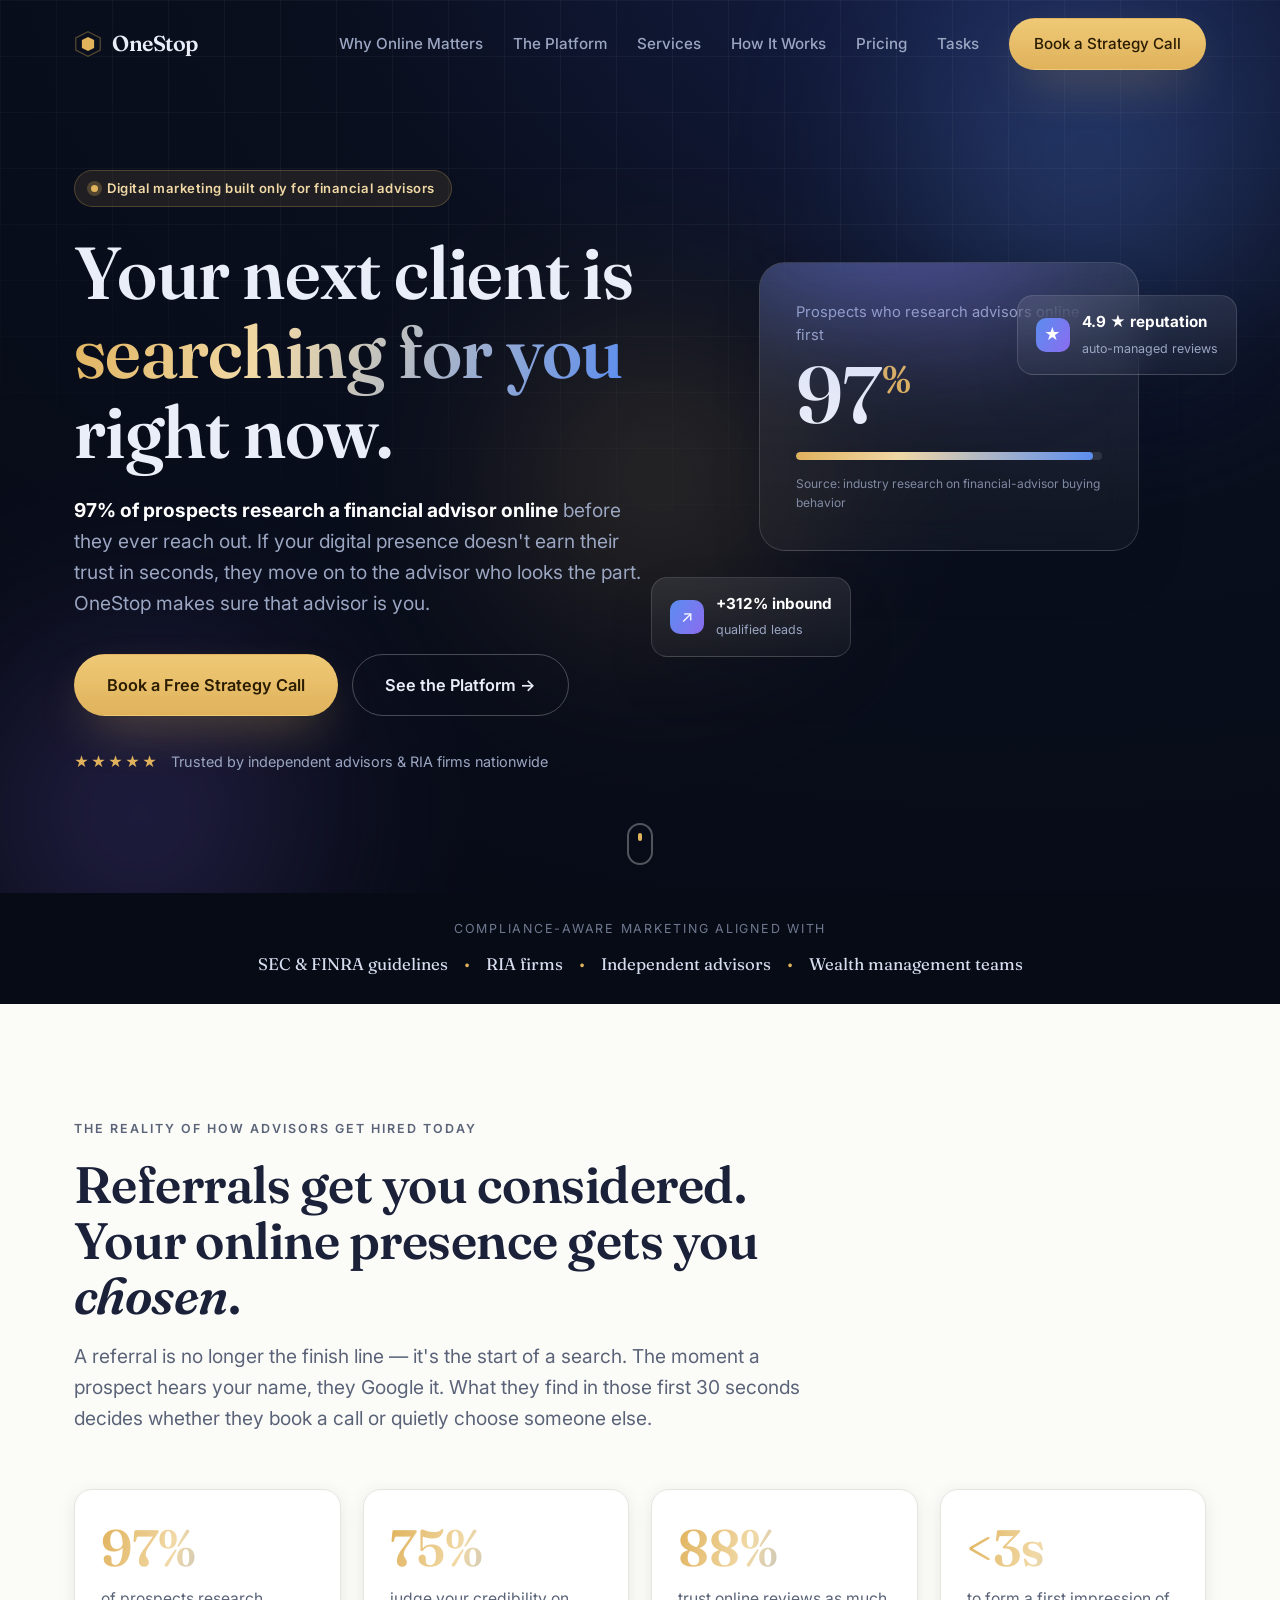
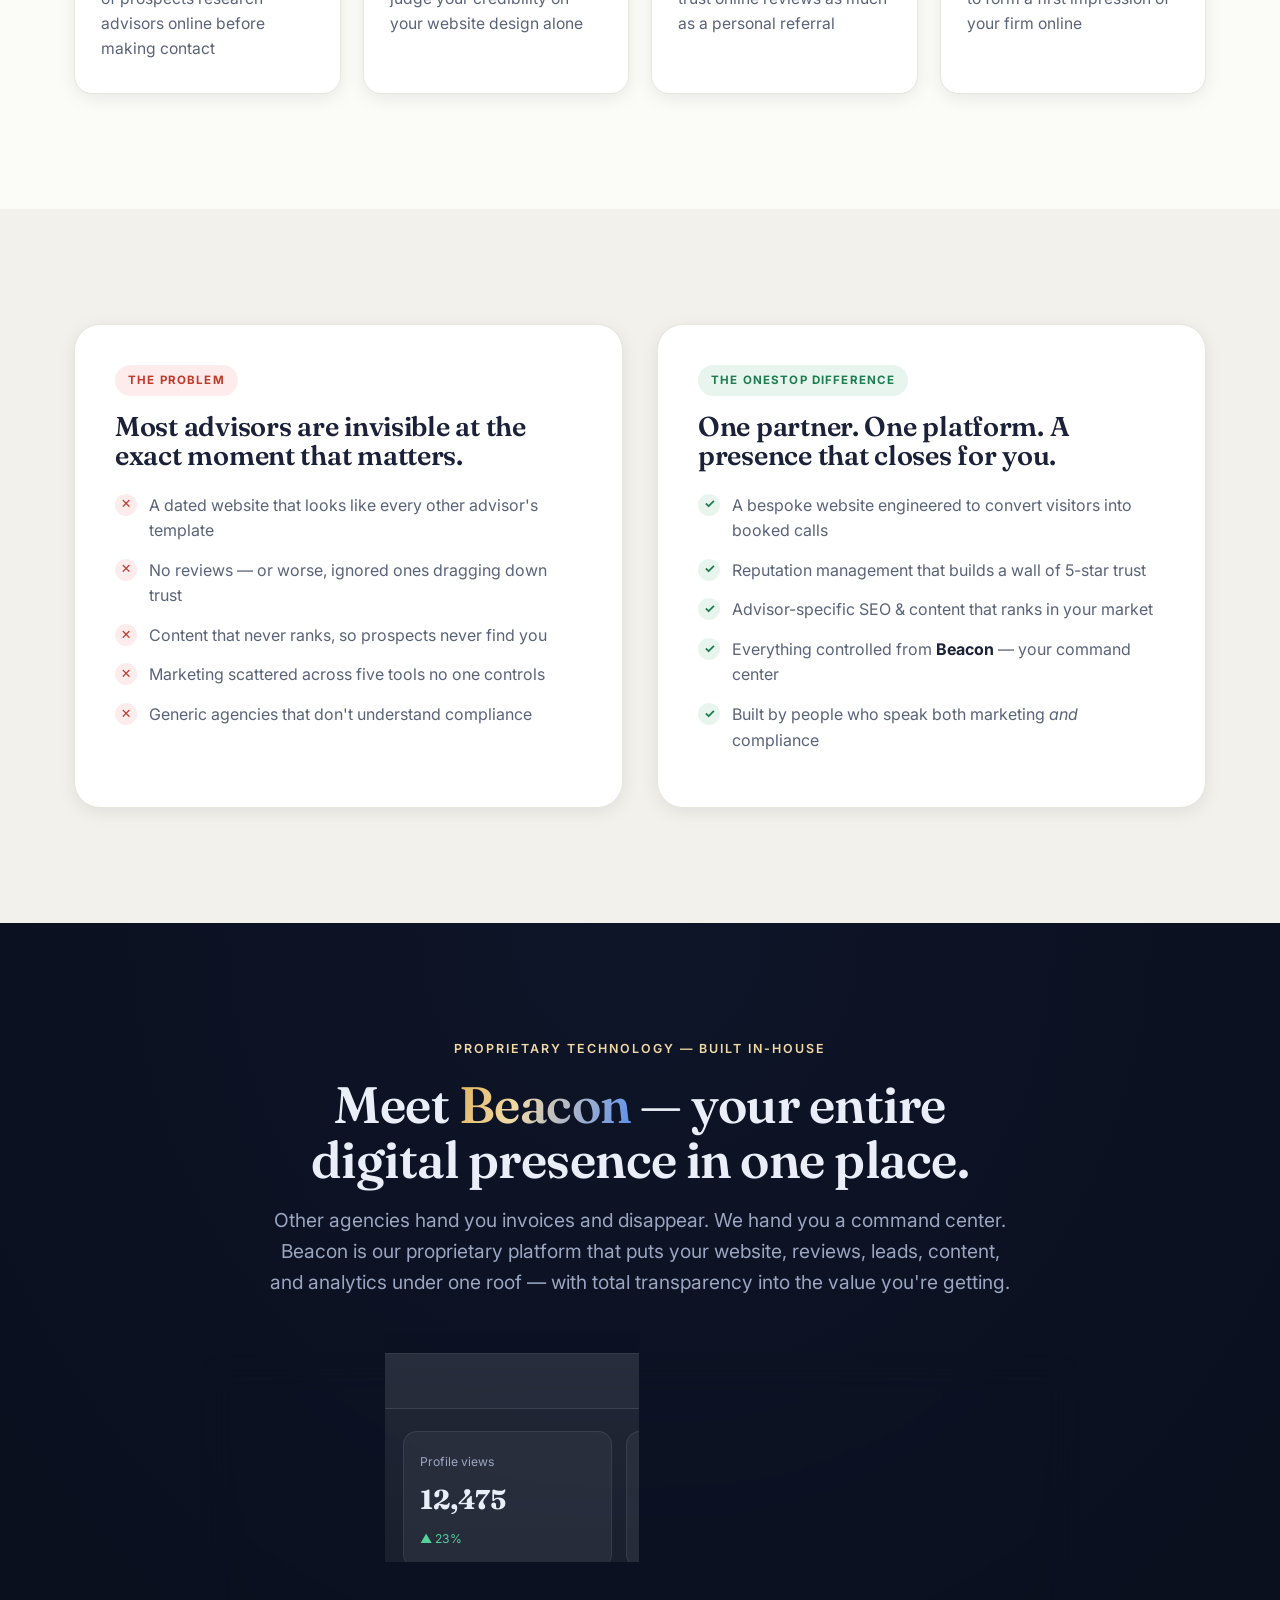
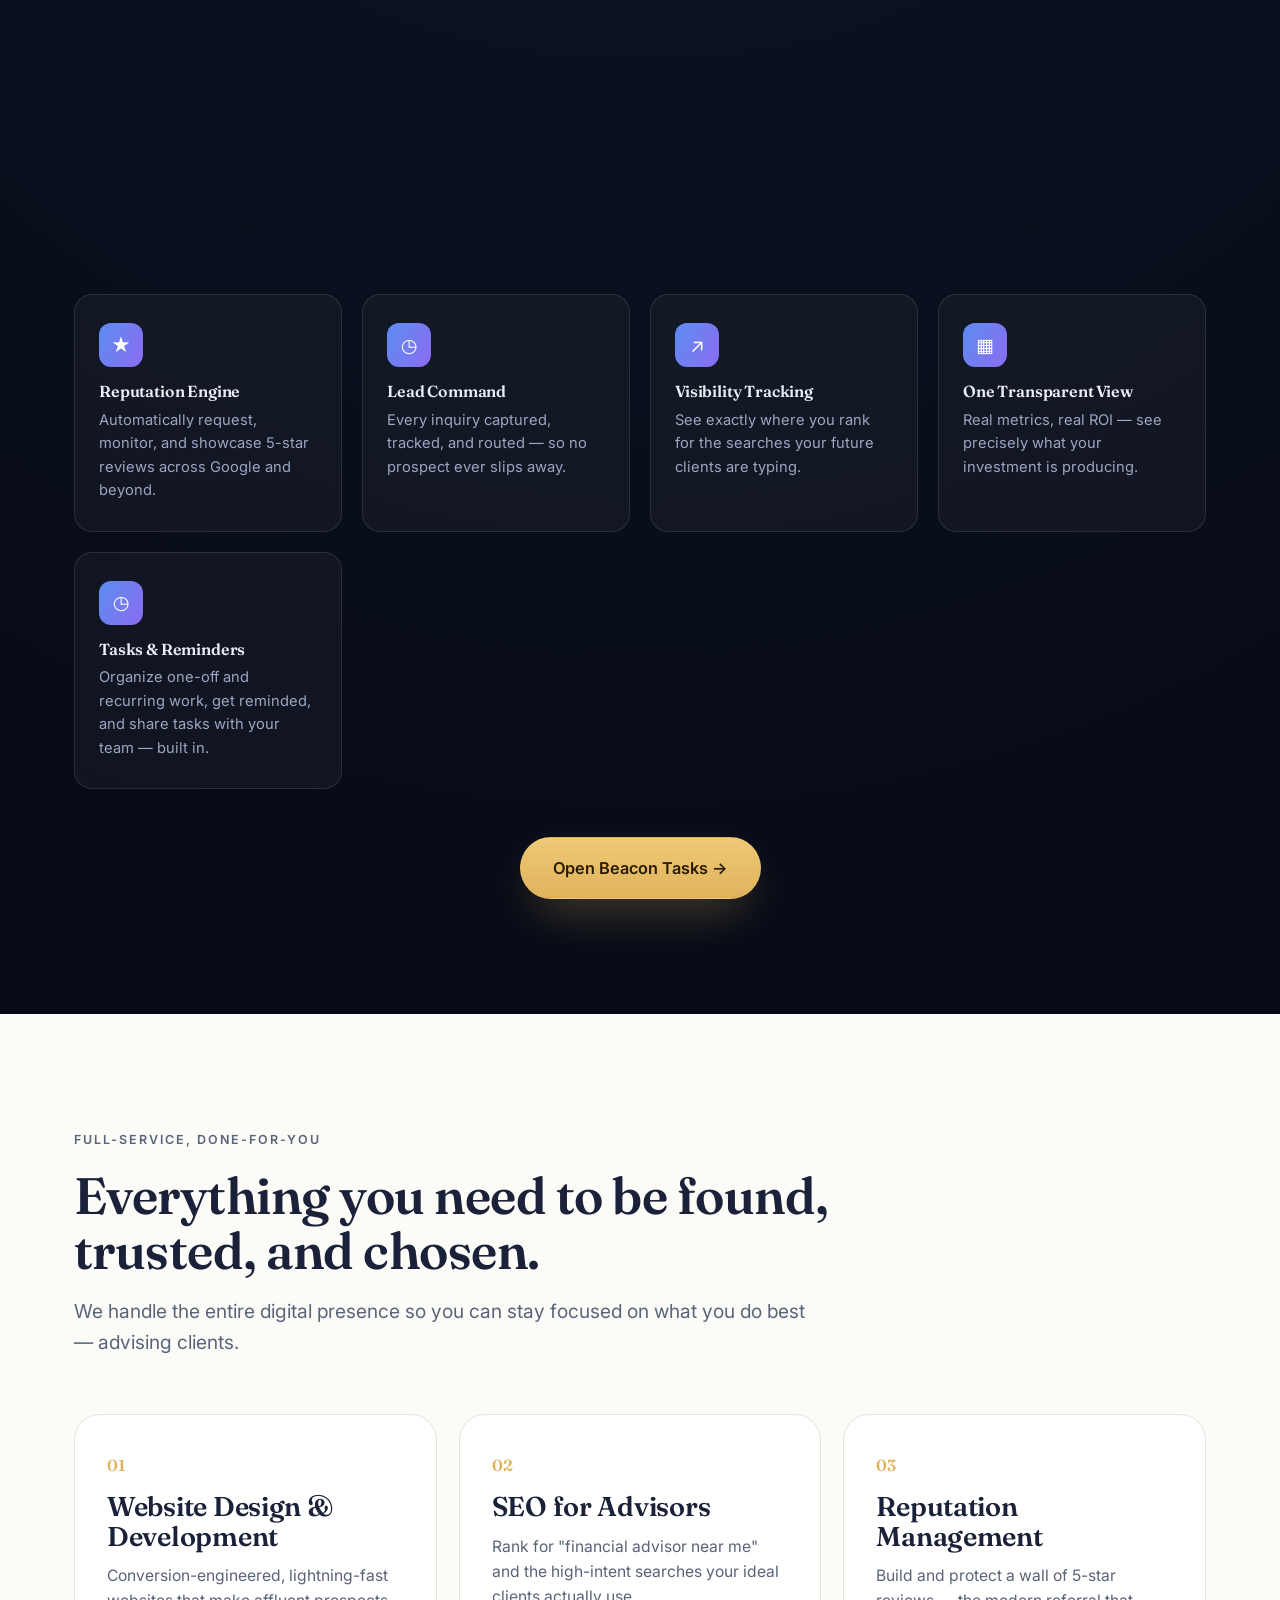
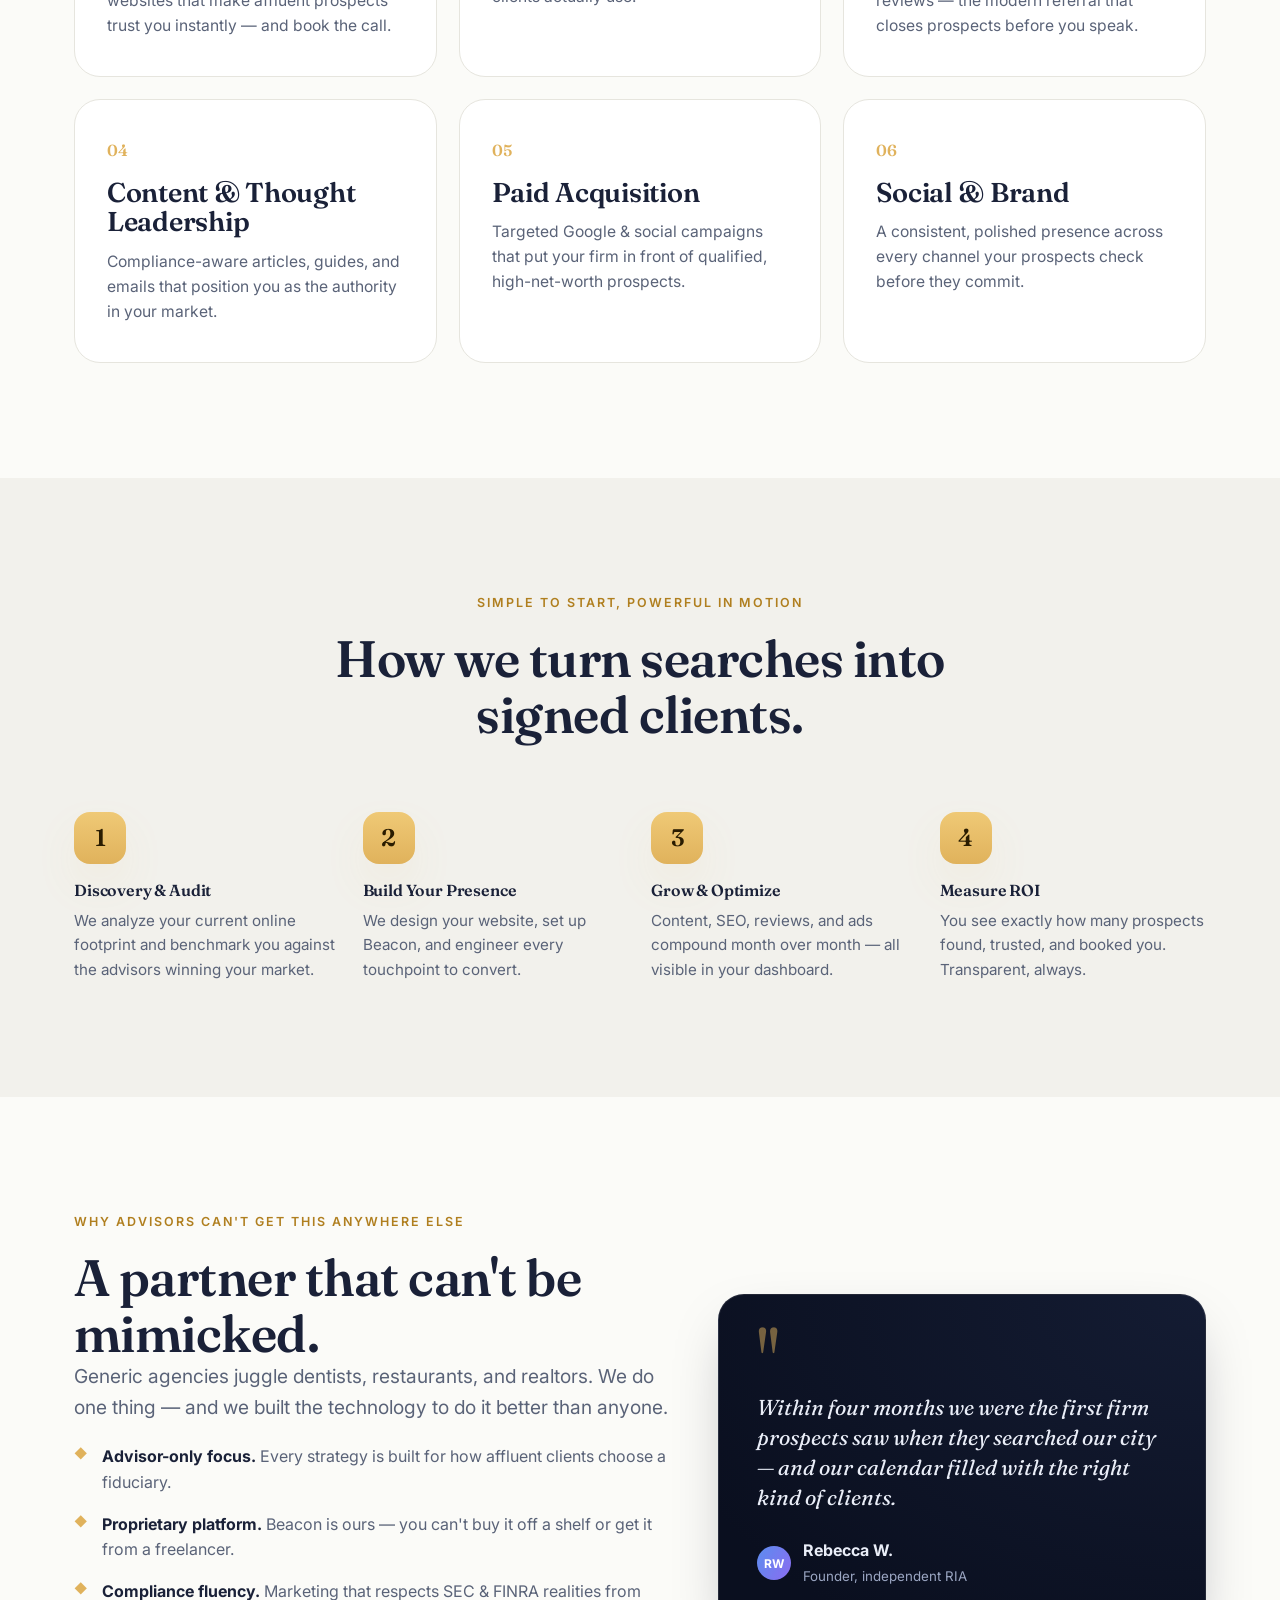
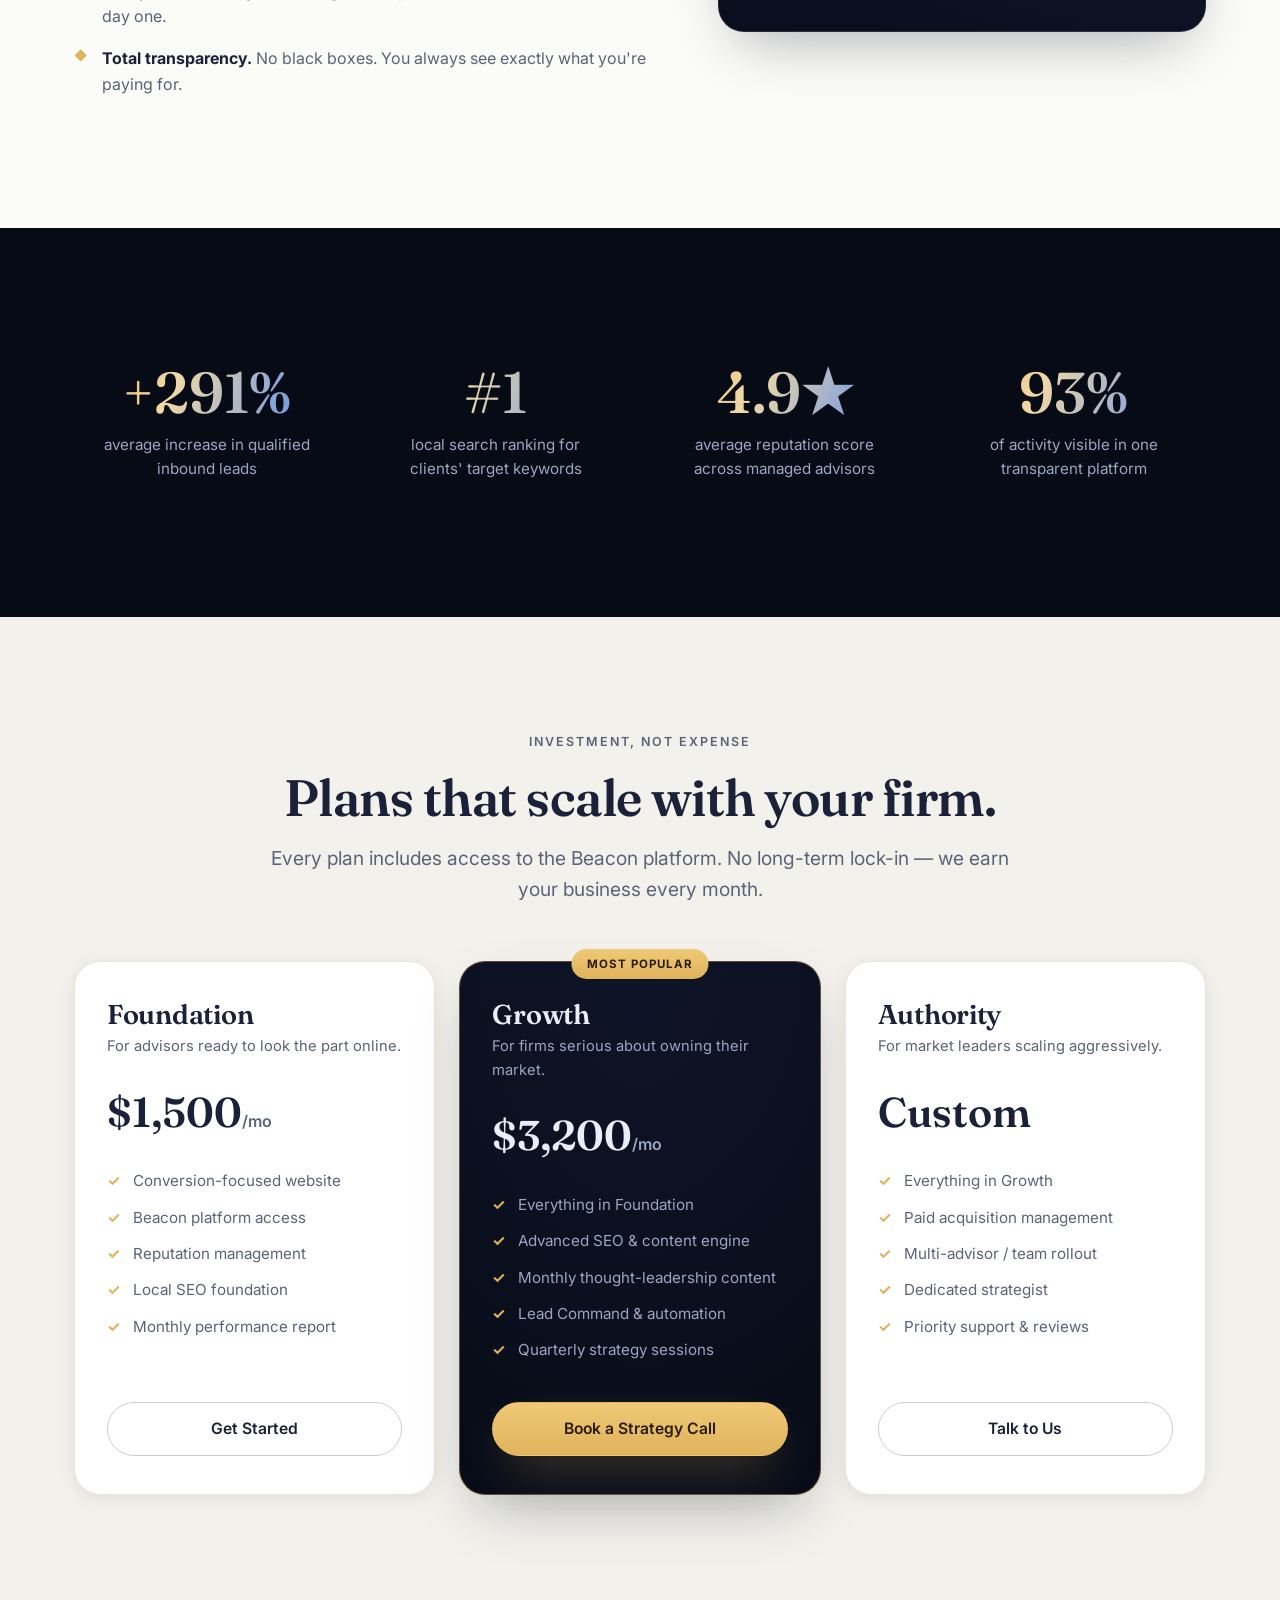
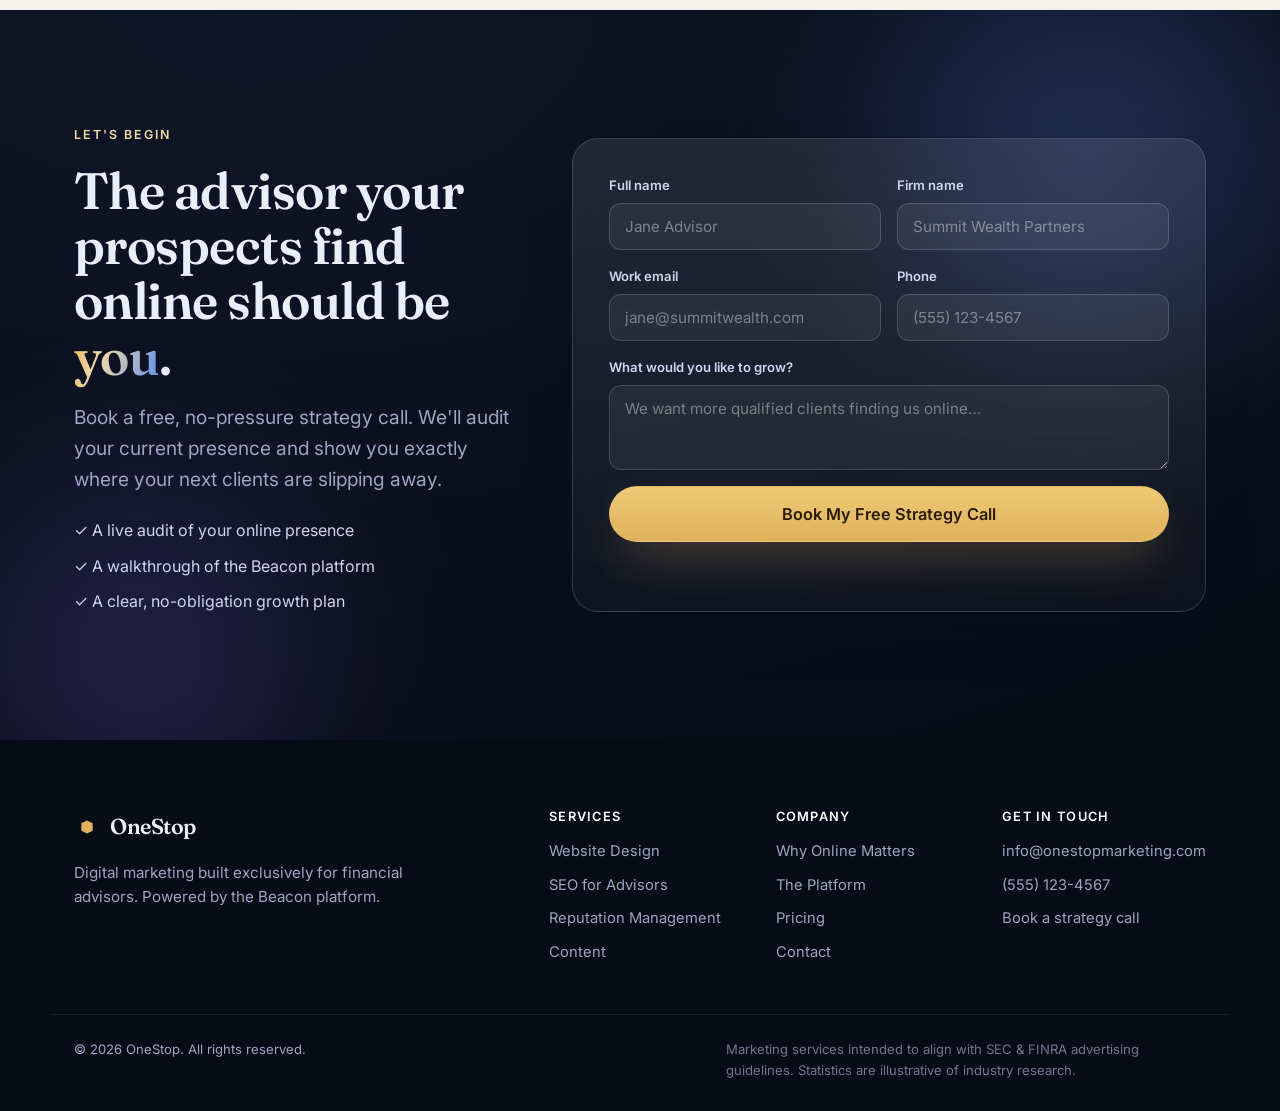
<file: index.html>
<!DOCTYPE html>
<html lang="en">
<head>
  <meta charset="UTF-8" />
  <meta name="viewport" content="width=device-width, initial-scale=1.0" />
  <title>OneStop &mdash; Digital Marketing Built Exclusively for Financial Advisors</title>
  <meta name="description" content="97% of prospects research financial advisors online before reaching out. OneStop builds the websites, content, and reputation that turn searches into clients — all managed from one proprietary platform, Beacon." />
  <meta name="theme-color" content="#0A0F1F" />

  <!-- Social / Open Graph -->
  <meta property="og:title" content="OneStop — Digital Marketing for Financial Advisors" />
  <meta property="og:description" content="97% of prospects search for an advisor online first. We make sure they find you, trust you, and book you." />
  <meta property="og:type" content="website" />

  <!-- Fonts -->
  <link rel="preconnect" href="https://fonts.googleapis.com" />
  <link rel="preconnect" href="https://fonts.gstatic.com" crossorigin />
  <link href="https://fonts.googleapis.com/css2?family=Fraunces:ital,opsz,wght@0,9..144,400;0,9..144,500;0,9..144,600;0,9..144,700;1,9..144,500&family=Inter:wght@400;500;600;700&display=swap" rel="stylesheet" />

  <link rel="stylesheet" href="assets/css/styles.css" />
</head>
<body>
  <!-- ============ HEADER / NAV ============ -->
  <header class="site-header" id="header">
    <div class="container header-inner">
      <a href="#top" class="brand" aria-label="OneStop home">
        <span class="brand-mark" aria-hidden="true">
          <svg viewBox="0 0 32 32" width="28" height="28" fill="none">
            <path d="M16 2 L30 9 V23 L16 30 L2 23 V9 Z" stroke="currentColor" stroke-width="1.5" opacity=".35"/>
            <path d="M16 8 L23 11.5 V20.5 L16 24 L9 20.5 V11.5 Z" fill="currentColor"/>
          </svg>
        </span>
        <span class="brand-name">OneStop</span>
      </a>

      <nav class="nav" id="nav" aria-label="Primary">
        <a href="#why">Why Online Matters</a>
        <a href="#platform">The Platform</a>
        <a href="#services">Services</a>
        <a href="#process">How It Works</a>
        <a href="#pricing">Pricing</a>
        <a href="app.html">Tasks</a>
        <a href="#contact" class="btn btn-primary nav-cta">Book a Strategy Call</a>
      </nav>

      <button class="menu-toggle" id="menuToggle" aria-label="Open menu" aria-expanded="false">
        <span></span><span></span><span></span>
      </button>
    </div>
  </header>

  <main id="top">
    <!-- ============ HERO ============ -->
    <section class="hero" id="hero">
      <div class="hero-aurora" aria-hidden="true">
        <div class="aurora a1"></div>
        <div class="aurora a2"></div>
        <div class="aurora a3"></div>
        <div class="hero-grid"></div>
      </div>

      <div class="container hero-inner">
        <div class="hero-copy">
          <p class="eyebrow reveal"><span class="dot"></span> Digital marketing built only for financial advisors</p>
          <h1 class="hero-title reveal">
            Your next client is <span class="grad-text">searching for you</span> right now.
          </h1>
          <p class="hero-sub reveal">
            <strong>97% of prospects research a financial advisor online</strong> before they ever
            reach out. If your digital presence doesn't earn their trust in seconds, they move on to
            the advisor who looks the part. OneStop makes sure that advisor is you.
          </p>
          <div class="hero-cta reveal">
            <a href="#contact" class="btn btn-primary btn-lg">Book a Free Strategy Call</a>
            <a href="#platform" class="btn btn-ghost btn-lg">See the Platform &rarr;</a>
          </div>
          <div class="hero-trust reveal">
            <div class="stars" aria-hidden="true">★★★★★</div>
            <span>Trusted by independent advisors &amp; RIA firms nationwide</span>
          </div>
        </div>

        <!-- Floating stat card -->
        <div class="hero-visual reveal" id="heroVisual">
          <div class="stat-card glass tilt">
            <div class="stat-card-glow" aria-hidden="true"></div>
            <p class="stat-label">Prospects who research advisors online first</p>
            <div class="stat-big"><span class="count" data-target="97">0</span><span class="pct">%</span></div>
            <div class="stat-bar"><span style="--w:97%"></span></div>
            <p class="stat-foot">Source: industry research on financial-advisor buying behavior</p>
          </div>

          <div class="mini-card glass float-1">
            <span class="mini-ico">★</span>
            <div>
              <strong>4.9 ★ reputation</strong>
              <small>auto-managed reviews</small>
            </div>
          </div>
          <div class="mini-card glass float-2">
            <span class="mini-ico">↗</span>
            <div>
              <strong>+312% inbound</strong>
              <small>qualified leads</small>
            </div>
          </div>
        </div>
      </div>

      <a href="#why" class="scroll-hint" aria-label="Scroll down">
        <span></span>
      </a>
    </section>

    <!-- ============ LOGO / TRUST STRIP ============ -->
    <section class="trust-strip" aria-label="Recognition">
      <div class="container">
        <p>Compliance-aware marketing aligned with</p>
        <div class="trust-logos">
          <span>SEC &amp; FINRA guidelines</span>
          <span class="sep">•</span>
          <span>RIA firms</span>
          <span class="sep">•</span>
          <span>Independent advisors</span>
          <span class="sep">•</span>
          <span>Wealth management teams</span>
        </div>
      </div>
    </section>

    <!-- ============ WHY ONLINE MATTERS ============ -->
    <section class="section why" id="why">
      <div class="container">
        <div class="section-head reveal">
          <p class="kicker">The reality of how advisors get hired today</p>
          <h2>Referrals get you considered.<br>Your online presence gets you <em>chosen</em>.</h2>
          <p class="lede">
            A referral is no longer the finish line — it's the start of a search. The moment a
            prospect hears your name, they Google it. What they find in those first 30 seconds
            decides whether they book a call or quietly choose someone else.
          </p>
        </div>

        <div class="stat-grid">
          <div class="stat-tile reveal">
            <div class="big"><span class="count" data-target="97">0</span>%</div>
            <p>of prospects research advisors online before making contact</p>
          </div>
          <div class="stat-tile reveal">
            <div class="big"><span class="count" data-target="75">0</span>%</div>
            <p>judge your credibility on your website design alone</p>
          </div>
          <div class="stat-tile reveal">
            <div class="big"><span class="count" data-target="88">0</span>%</div>
            <p>trust online reviews as much as a personal referral</p>
          </div>
          <div class="stat-tile reveal">
            <div class="big">&lt;<span class="count" data-target="3">0</span>s</div>
            <p>to form a first impression of your firm online</p>
          </div>
        </div>
      </div>
    </section>

    <!-- ============ PROBLEM / SOLUTION ============ -->
    <section class="section split-section">
      <div class="container split">
        <div class="split-col reveal">
          <span class="tag tag-warn">The problem</span>
          <h3>Most advisors are invisible at the exact moment that matters.</h3>
          <ul class="check-list bad">
            <li>A dated website that looks like every other advisor's template</li>
            <li>No reviews — or worse, ignored ones dragging down trust</li>
            <li>Content that never ranks, so prospects never find you</li>
            <li>Marketing scattered across five tools no one controls</li>
            <li>Generic agencies that don't understand compliance</li>
          </ul>
        </div>
        <div class="split-col reveal">
          <span class="tag tag-good">The OneStop difference</span>
          <h3>One partner. One platform. A presence that closes for you.</h3>
          <ul class="check-list good">
            <li>A bespoke website engineered to convert visitors into booked calls</li>
            <li>Reputation management that builds a wall of 5-star trust</li>
            <li>Advisor-specific SEO &amp; content that ranks in your market</li>
            <li>Everything controlled from <strong>Beacon</strong> — your command center</li>
            <li>Built by people who speak both marketing <em>and</em> compliance</li>
          </ul>
        </div>
      </div>
    </section>

    <!-- ============ THE PLATFORM (BEACON) ============ -->
    <section class="section platform" id="platform">
      <div class="container">
        <div class="section-head center reveal">
          <p class="kicker gold">Proprietary technology &mdash; built in-house</p>
          <h2>Meet <span class="grad-text">Beacon</span> — your entire digital presence in one place.</h2>
          <p class="lede">
            Other agencies hand you invoices and disappear. We hand you a command center.
            Beacon is our proprietary platform that puts your website, reviews, leads, content,
            and analytics under one roof — with total transparency into the value you're getting.
          </p>
        </div>

        <div class="platform-showcase reveal">
          <div class="dashboard glass tilt" id="dashboard">
            <div class="dash-top">
              <div class="dash-brand">
                <span class="brand-mark sm" aria-hidden="true">
                  <svg viewBox="0 0 32 32" width="18" height="18" fill="none"><path d="M16 8 L23 11.5 V20.5 L16 24 L9 20.5 V11.5 Z" fill="currentColor"/></svg>
                </span>
                Beacon
              </div>
              <div class="dash-dots"><i></i><i></i><i></i></div>
            </div>
            <div class="dash-body">
              <aside class="dash-nav">
                <span class="active">▦ Overview</span>
                <span>★ Reputation</span>
                <span>◷ Leads</span>
                <span>✎ Content</span>
                <span>↗ SEO</span>
                <span>⚙ Website</span>
              </aside>
              <div class="dash-main">
                <div class="dash-cards">
                  <div class="dc">
                    <small>Profile views</small>
                    <strong><span class="count" data-target="12480">0</span></strong>
                    <span class="up">▲ 23%</span>
                  </div>
                  <div class="dc">
                    <small>New leads</small>
                    <strong><span class="count" data-target="64">0</span></strong>
                    <span class="up">▲ 41%</span>
                  </div>
                  <div class="dc">
                    <small>Avg. rating</small>
                    <strong>4.9 ★</strong>
                    <span class="up">▲ 0.3</span>
                  </div>
                </div>
                <div class="dash-chart" aria-hidden="true">
                  <svg viewBox="0 0 320 110" preserveAspectRatio="none">
                    <defs>
                      <linearGradient id="cg" x1="0" y1="0" x2="0" y2="1">
                        <stop offset="0%" stop-color="rgba(91,141,239,.45)"/>
                        <stop offset="100%" stop-color="rgba(91,141,239,0)"/>
                      </linearGradient>
                    </defs>
                    <path d="M0 90 C40 70 60 80 90 55 C120 32 150 60 180 40 C215 18 250 30 290 14 L320 8" fill="none" stroke="#5B8DEF" stroke-width="2.5"/>
                    <path d="M0 90 C40 70 60 80 90 55 C120 32 150 60 180 40 C215 18 250 30 290 14 L320 8 L320 110 L0 110 Z" fill="url(#cg)"/>
                  </svg>
                </div>
                <div class="dash-reviews">
                  <div class="rev"><span class="ravatar">SJ</span><div><strong>Sarah J. ★★★★★</strong><small>"Booked my first call within a week of finding them online."</small></div></div>
                  <div class="rev"><span class="ravatar">MD</span><div><strong>Marcus D. ★★★★★</strong><small>"Their site made me trust the firm before we even spoke."</small></div></div>
                </div>
              </div>
            </div>
          </div>
        </div>

        <div class="platform-features">
          <div class="pf reveal">
            <span class="pf-ico">★</span>
            <h4>Reputation Engine</h4>
            <p>Automatically request, monitor, and showcase 5-star reviews across Google and beyond.</p>
          </div>
          <div class="pf reveal">
            <span class="pf-ico">◷</span>
            <h4>Lead Command</h4>
            <p>Every inquiry captured, tracked, and routed — so no prospect ever slips away.</p>
          </div>
          <div class="pf reveal">
            <span class="pf-ico">↗</span>
            <h4>Visibility Tracking</h4>
            <p>See exactly where you rank for the searches your future clients are typing.</p>
          </div>
          <div class="pf reveal">
            <span class="pf-ico">▦</span>
            <h4>One Transparent View</h4>
            <p>Real metrics, real ROI — see precisely what your investment is producing.</p>
          </div>
          <div class="pf reveal">
            <span class="pf-ico">◷</span>
            <h4>Tasks &amp; Reminders</h4>
            <p>Organize one-off and recurring work, get reminded, and share tasks with your team — built in.</p>
          </div>
        </div>

        <div class="platform-cta reveal" style="text-align:center; margin-top:48px;">
          <a href="app.html" class="btn btn-primary btn-lg">Open Beacon Tasks &rarr;</a>
        </div>
      </div>
    </section>

    <!-- ============ SERVICES ============ -->
    <section class="section services" id="services">
      <div class="container">
        <div class="section-head reveal">
          <p class="kicker">Full-service, done-for-you</p>
          <h2>Everything you need to be found, trusted, and chosen.</h2>
          <p class="lede">We handle the entire digital presence so you can stay focused on what you do best — advising clients.</p>
        </div>

        <div class="service-grid">
          <article class="service-card reveal">
            <span class="svc-num">01</span>
            <h3>Website Design &amp; Development</h3>
            <p>Conversion-engineered, lightning-fast websites that make affluent prospects trust you instantly — and book the call.</p>
          </article>
          <article class="service-card reveal">
            <span class="svc-num">02</span>
            <h3>SEO for Advisors</h3>
            <p>Rank for "financial advisor near me" and the high-intent searches your ideal clients actually use.</p>
          </article>
          <article class="service-card reveal">
            <span class="svc-num">03</span>
            <h3>Reputation Management</h3>
            <p>Build and protect a wall of 5-star reviews — the modern referral that closes prospects before you speak.</p>
          </article>
          <article class="service-card reveal">
            <span class="svc-num">04</span>
            <h3>Content &amp; Thought Leadership</h3>
            <p>Compliance-aware articles, guides, and emails that position you as the authority in your market.</p>
          </article>
          <article class="service-card reveal">
            <span class="svc-num">05</span>
            <h3>Paid Acquisition</h3>
            <p>Targeted Google &amp; social campaigns that put your firm in front of qualified, high-net-worth prospects.</p>
          </article>
          <article class="service-card reveal">
            <span class="svc-num">06</span>
            <h3>Social &amp; Brand</h3>
            <p>A consistent, polished presence across every channel your prospects check before they commit.</p>
          </article>
        </div>
      </div>
    </section>

    <!-- ============ PROCESS ============ -->
    <section class="section process" id="process">
      <div class="container">
        <div class="section-head center reveal">
          <p class="kicker gold">Simple to start, powerful in motion</p>
          <h2>How we turn searches into signed clients.</h2>
        </div>
        <div class="steps">
          <div class="step reveal">
            <div class="step-num">1</div>
            <h4>Discovery &amp; Audit</h4>
            <p>We analyze your current online footprint and benchmark you against the advisors winning your market.</p>
          </div>
          <div class="step reveal">
            <div class="step-num">2</div>
            <h4>Build Your Presence</h4>
            <p>We design your website, set up Beacon, and engineer every touchpoint to convert.</p>
          </div>
          <div class="step reveal">
            <div class="step-num">3</div>
            <h4>Grow &amp; Optimize</h4>
            <p>Content, SEO, reviews, and ads compound month over month — all visible in your dashboard.</p>
          </div>
          <div class="step reveal">
            <div class="step-num">4</div>
            <h4>Measure ROI</h4>
            <p>You see exactly how many prospects found, trusted, and booked you. Transparent, always.</p>
          </div>
        </div>
      </div>
    </section>

    <!-- ============ DIFFERENTIATORS / WHY US ============ -->
    <section class="section moat">
      <div class="container">
        <div class="moat-inner reveal">
          <div class="moat-copy">
            <p class="kicker gold">Why advisors can't get this anywhere else</p>
            <h2>A partner that can't be mimicked.</h2>
            <p class="lede">Generic agencies juggle dentists, restaurants, and realtors. We do one thing — and we built the technology to do it better than anyone.</p>
            <ul class="moat-list">
              <li><strong>Advisor-only focus.</strong> Every strategy is built for how affluent clients choose a fiduciary.</li>
              <li><strong>Proprietary platform.</strong> Beacon is ours — you can't buy it off a shelf or get it from a freelancer.</li>
              <li><strong>Compliance fluency.</strong> Marketing that respects SEC &amp; FINRA realities from day one.</li>
              <li><strong>Total transparency.</strong> No black boxes. You always see exactly what you're paying for.</li>
            </ul>
          </div>
          <div class="moat-quote glass">
            <div class="quote-mark" aria-hidden="true">"</div>
            <blockquote>Within four months we were the first firm prospects saw when they searched our city — and our calendar filled with the right kind of clients.</blockquote>
            <div class="quote-by">
              <span class="qavatar">RW</span>
              <div><strong>Rebecca W.</strong><small>Founder, independent RIA</small></div>
            </div>
          </div>
        </div>
      </div>
    </section>

    <!-- ============ RESULTS / STATS ============ -->
    <section class="section results">
      <div class="container">
        <div class="results-grid reveal">
          <div class="result">
            <div class="r-big">+<span class="count" data-target="312">0</span>%</div>
            <p>average increase in qualified inbound leads</p>
          </div>
          <div class="result">
            <div class="r-big">#<span class="count" data-target="1">0</span></div>
            <p>local search ranking for clients' target keywords</p>
          </div>
          <div class="result">
            <div class="r-big"><span class="count" data-target="4">0</span>.9★</div>
            <p>average reputation score across managed advisors</p>
          </div>
          <div class="result">
            <div class="r-big"><span class="count" data-target="100">0</span>%</div>
            <p>of activity visible in one transparent platform</p>
          </div>
        </div>
      </div>
    </section>

    <!-- ============ PRICING ============ -->
    <section class="section pricing" id="pricing">
      <div class="container">
        <div class="section-head center reveal">
          <p class="kicker">Investment, not expense</p>
          <h2>Plans that scale with your firm.</h2>
          <p class="lede">Every plan includes access to the Beacon platform. No long-term lock-in — we earn your business every month.</p>
        </div>

        <div class="price-grid">
          <article class="price-card reveal">
            <h3>Foundation</h3>
            <p class="price-desc">For advisors ready to look the part online.</p>
            <div class="price">$<span>1,500</span><small>/mo</small></div>
            <ul>
              <li>Conversion-focused website</li>
              <li>Beacon platform access</li>
              <li>Reputation management</li>
              <li>Local SEO foundation</li>
              <li>Monthly performance report</li>
            </ul>
            <a href="#contact" class="btn btn-ghost btn-block">Get Started</a>
          </article>

          <article class="price-card featured reveal">
            <span class="badge">Most popular</span>
            <h3>Growth</h3>
            <p class="price-desc">For firms serious about owning their market.</p>
            <div class="price">$<span>3,200</span><small>/mo</small></div>
            <ul>
              <li>Everything in Foundation</li>
              <li>Advanced SEO &amp; content engine</li>
              <li>Monthly thought-leadership content</li>
              <li>Lead Command &amp; automation</li>
              <li>Quarterly strategy sessions</li>
            </ul>
            <a href="#contact" class="btn btn-primary btn-block">Book a Strategy Call</a>
          </article>

          <article class="price-card reveal">
            <h3>Authority</h3>
            <p class="price-desc">For market leaders scaling aggressively.</p>
            <div class="price">Custom</div>
            <ul>
              <li>Everything in Growth</li>
              <li>Paid acquisition management</li>
              <li>Multi-advisor / team rollout</li>
              <li>Dedicated strategist</li>
              <li>Priority support &amp; reviews</li>
            </ul>
            <a href="#contact" class="btn btn-ghost btn-block">Talk to Us</a>
          </article>
        </div>
      </div>
    </section>

    <!-- ============ FINAL CTA / CONTACT ============ -->
    <section class="section contact" id="contact">
      <div class="contact-aurora" aria-hidden="true"><div class="aurora a1"></div><div class="aurora a2"></div></div>
      <div class="container contact-inner">
        <div class="contact-copy reveal">
          <p class="kicker gold">Let's begin</p>
          <h2>The advisor your prospects find online should be <span class="grad-text">you</span>.</h2>
          <p class="lede">Book a free, no-pressure strategy call. We'll audit your current presence and show you exactly where your next clients are slipping away.</p>
          <ul class="contact-points">
            <li>✓ A live audit of your online presence</li>
            <li>✓ A walkthrough of the Beacon platform</li>
            <li>✓ A clear, no-obligation growth plan</li>
          </ul>
        </div>

        <form class="contact-form glass reveal" id="contactForm" novalidate>
          <div class="field">
            <label for="name">Full name</label>
            <input type="text" id="name" name="name" placeholder="Jane Advisor" required />
          </div>
          <div class="field">
            <label for="firm">Firm name</label>
            <input type="text" id="firm" name="firm" placeholder="Summit Wealth Partners" />
          </div>
          <div class="field">
            <label for="email">Work email</label>
            <input type="email" id="email" name="email" placeholder="jane@summitwealth.com" required />
          </div>
          <div class="field">
            <label for="phone">Phone</label>
            <input type="tel" id="phone" name="phone" placeholder="(555) 123-4567" />
          </div>
          <div class="field full">
            <label for="message">What would you like to grow?</label>
            <textarea id="message" name="message" rows="3" placeholder="We want more qualified clients finding us online…"></textarea>
          </div>
          <button type="submit" class="btn btn-primary btn-block btn-lg">Book My Free Strategy Call</button>
          <p class="form-note" id="formNote" role="status"></p>
        </form>
      </div>
    </section>
  </main>

  <!-- ============ FOOTER ============ -->
  <footer class="site-footer">
    <div class="container footer-inner">
      <div class="footer-brand">
        <a href="#top" class="brand">
          <span class="brand-mark" aria-hidden="true">
            <svg viewBox="0 0 32 32" width="26" height="26" fill="none"><path d="M16 8 L23 11.5 V20.5 L16 24 L9 20.5 V11.5 Z" fill="currentColor"/></svg>
          </span>
          <span class="brand-name">OneStop</span>
        </a>
        <p>Digital marketing built exclusively for financial advisors. Powered by the Beacon platform.</p>
      </div>
      <div class="footer-cols">
        <div>
          <h5>Services</h5>
          <a href="#services">Website Design</a>
          <a href="#services">SEO for Advisors</a>
          <a href="#services">Reputation Management</a>
          <a href="#services">Content</a>
        </div>
        <div>
          <h5>Company</h5>
          <a href="#why">Why Online Matters</a>
          <a href="#platform">The Platform</a>
          <a href="#pricing">Pricing</a>
          <a href="#contact">Contact</a>
        </div>
        <div>
          <h5>Get in touch</h5>
          <a href="mailto:info@onestopmarketing.com">info@onestopmarketing.com</a>
          <a href="tel:+15551234567">(555) 123-4567</a>
          <a href="#contact">Book a strategy call</a>
        </div>
      </div>
    </div>
    <div class="container footer-bottom">
      <p>&copy; <span id="year"></span> OneStop. All rights reserved.</p>
      <p class="footer-fine">Marketing services intended to align with SEC &amp; FINRA advertising guidelines. Statistics are illustrative of industry research.</p>
    </div>
  </footer>

  <script src="assets/js/main.js"></script>
</body>
</html>
</file>
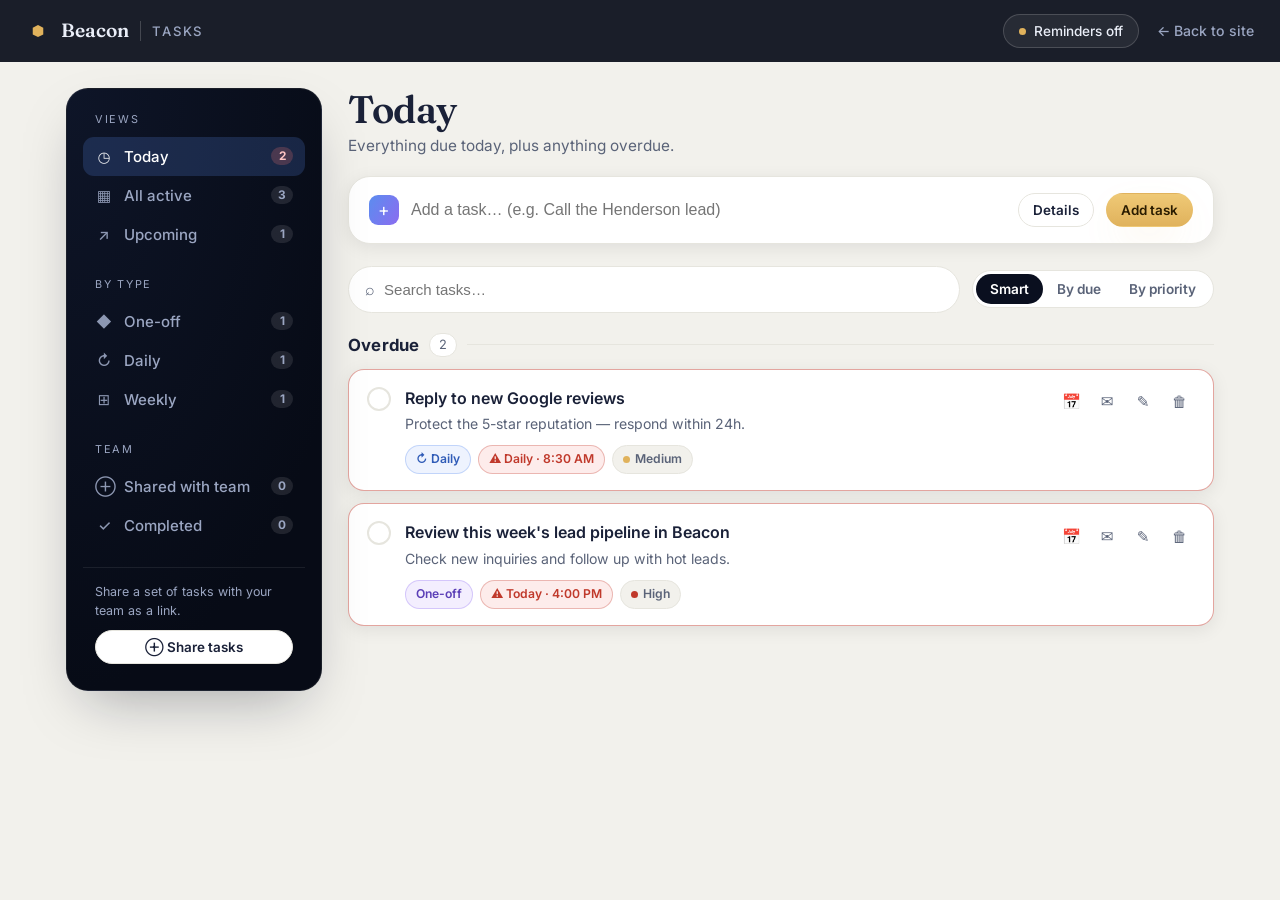
<file: app.html>
<!DOCTYPE html>
<html lang="en">
<head>
  <meta charset="UTF-8" />
  <meta name="viewport" content="width=device-width, initial-scale=1.0" />
  <title>Beacon Tasks &mdash; OneStop</title>
  <meta name="description" content="Beacon Tasks — stay organized with reminders, separate one-off and recurring tasks, and share work with your team. Part of the OneStop / Beacon platform." />
  <meta name="theme-color" content="#0A0F1F" />

  <link rel="preconnect" href="https://fonts.googleapis.com" />
  <link rel="preconnect" href="https://fonts.gstatic.com" crossorigin />
  <link href="https://fonts.googleapis.com/css2?family=Fraunces:ital,opsz,wght@0,9..144,400;0,9..144,500;0,9..144,600;0,9..144,700;1,9..144,500&family=Inter:wght@400;500;600;700&display=swap" rel="stylesheet" />

  <link rel="stylesheet" href="assets/css/app.css" />
</head>
<body>
  <!-- ============ APP BAR ============ -->
  <header class="app-bar">
    <a href="index.html#top" class="app-brand" aria-label="Beacon home">
      <span class="brand-mark" aria-hidden="true">
        <svg viewBox="0 0 32 32" width="24" height="24" fill="none"><path d="M16 8 L23 11.5 V20.5 L16 24 L9 20.5 V11.5 Z" fill="currentColor"/></svg>
      </span>
      <span>Beacon</span>
      <span class="sub">Tasks</span>
    </a>
    <span class="app-bar-spacer"></span>
    <button class="bell" id="bell" type="button" aria-pressed="false" title="Enable desktop reminders">
      <span class="bell-dot" aria-hidden="true"></span>
      <span class="lbl">Reminders off</span>
    </button>
    <a href="index.html#platform" class="app-back">&larr; Back to site</a>
  </header>

  <div class="app-shell">
    <!-- ============ SIDEBAR ============ -->
    <aside class="side" aria-label="Task filters">
      <div class="side-group">
        <p class="side-label">Views</p>
        <button class="side-link active" data-view="today"><span class="ico" aria-hidden="true">◷</span><span class="label">Today</span><span class="count" data-count="today">0</span></button>
        <button class="side-link" data-view="all"><span class="ico" aria-hidden="true">▦</span><span class="label">All active</span><span class="count" data-count="all">0</span></button>
        <button class="side-link" data-view="upcoming"><span class="ico" aria-hidden="true">↗</span><span class="label">Upcoming</span><span class="count" data-count="upcoming">0</span></button>
      </div>

      <div class="side-group">
        <p class="side-label">By type</p>
        <button class="side-link" data-view="oneoff"><span class="ico" aria-hidden="true">◆</span><span class="label">One-off</span><span class="count" data-count="oneoff">0</span></button>
        <button class="side-link" data-view="daily"><span class="ico" aria-hidden="true">↻</span><span class="label">Daily</span><span class="count" data-count="daily">0</span></button>
        <button class="side-link" data-view="weekly"><span class="ico" aria-hidden="true">⊞</span><span class="label">Weekly</span><span class="count" data-count="weekly">0</span></button>
      </div>

      <div class="side-group">
        <p class="side-label">Team</p>
        <button class="side-link" data-view="shared"><span class="ico" aria-hidden="true">⊕</span><span class="label">Shared with team</span><span class="count" data-count="shared">0</span></button>
        <button class="side-link" data-view="done"><span class="ico" aria-hidden="true">✓</span><span class="label">Completed</span><span class="count" data-count="done">0</span></button>
      </div>

      <div class="side-foot">
        <p>Share a set of tasks with your team as a link.</p>
        <button class="btn btn-ghost btn-sm btn-block" id="openShare" type="button">⊕ Share tasks</button>
      </div>
    </aside>

    <!-- ============ MAIN ============ -->
    <main class="main">
      <div class="main-head">
        <h1 id="viewTitle">Today</h1>
        <p id="viewSub">Everything due today, plus anything overdue.</p>
      </div>

      <!-- Composer -->
      <form class="composer" id="composer" autocomplete="off">
        <div class="composer-head">
          <span class="plus" aria-hidden="true">+</span>
          <input type="text" class="title-input" id="taskTitle" placeholder="Add a task… (e.g. Call the Henderson lead)" aria-label="Task title" />
          <button type="button" class="btn btn-ghost btn-sm" id="composerToggle">Details</button>
          <button type="submit" class="btn btn-primary btn-sm">Add task</button>
        </div>
        <div class="composer-body">
          <div class="field">
            <label for="taskType">Task type</label>
            <select id="taskType">
              <option value="oneoff">One-off</option>
              <option value="daily">Recurring — daily</option>
              <option value="weekly">Recurring — weekly</option>
            </select>
          </div>
          <div class="field recur-row" id="weekdayField">
            <label for="taskWeekday">Repeats on</label>
            <select id="taskWeekday">
              <option value="1">Monday</option>
              <option value="2">Tuesday</option>
              <option value="3">Wednesday</option>
              <option value="4">Thursday</option>
              <option value="5">Friday</option>
              <option value="6">Saturday</option>
              <option value="0">Sunday</option>
            </select>
          </div>
          <div class="field" id="dueDateField">
            <label for="taskDate">Due date</label>
            <input type="date" id="taskDate" />
          </div>
          <div class="field">
            <label for="taskTime">Reminder time</label>
            <input type="time" id="taskTime" />
          </div>
          <div class="field">
            <label for="taskPriority">Priority</label>
            <select id="taskPriority">
              <option value="medium">Medium</option>
              <option value="high">High</option>
              <option value="low">Low</option>
            </select>
          </div>
          <div class="field">
            <label for="taskAssignee">Assign / share with (name or email)</label>
            <input type="text" id="taskAssignee" placeholder="e.g. Marcus or marcus@firm.com" list="teamList" />
            <datalist id="teamList"></datalist>
          </div>
          <div class="field full">
            <label for="taskNotes">Notes</label>
            <textarea id="taskNotes" placeholder="Optional details…"></textarea>
          </div>
          <div class="composer-actions">
            <button type="button" class="btn btn-ghost btn-sm" id="composerCancel">Cancel</button>
            <button type="submit" class="btn btn-primary btn-sm">Save task</button>
          </div>
        </div>
      </form>

      <!-- Toolbar -->
      <div class="toolbar">
        <label class="search">
          <span class="ico" aria-hidden="true">⌕</span>
          <input type="search" id="search" placeholder="Search tasks…" aria-label="Search tasks" />
        </label>
        <div class="seg" role="group" aria-label="Sort">
          <button type="button" class="active" data-sort="smart">Smart</button>
          <button type="button" data-sort="due">By due</button>
          <button type="button" data-sort="priority">By priority</button>
        </div>
      </div>

      <!-- Task list -->
      <div id="taskList"></div>
    </main>
  </div>

  <!-- ============ SHARE MODAL ============ -->
  <div class="modal-backdrop" id="shareModal" role="dialog" aria-modal="true" aria-labelledby="shareTitle">
    <div class="modal">
      <div class="modal-head">
        <h2 id="shareTitle">Share tasks with your team</h2>
        <p>Pick the tasks to share. Your teammate opens the link and imports them into their own Beacon Tasks.</p>
      </div>
      <div class="modal-body">
        <div class="share-link">
          <input type="text" id="shareUrl" readonly aria-label="Shareable link" placeholder="Select tasks to generate a link…" />
          <button class="btn btn-primary btn-sm" id="copyShare" type="button">Copy</button>
        </div>
        <div class="share-list" id="shareList"></div>
        <div class="modal-actions">
          <button class="btn btn-ghost btn-sm" id="closeShare" type="button">Close</button>
          <button class="btn btn-ghost btn-sm" id="emailShare" type="button">✉ Email selected</button>
        </div>
      </div>
    </div>
  </div>

  <div class="toast-wrap" id="toasts" aria-live="polite"></div>

  <script src="assets/js/app.js"></script>
</body>
</html>
</file>
<file: assets/css/styles.css>
/* =================================================================
   MERIDIAN — Digital Marketing for Financial Advisors
   Design system + components
   ================================================================= */

:root {
  /* Palette */
  --navy-900: #070B16;
  --navy-800: #0A0F1F;
  --navy-700: #0E1528;
  --navy-600: #141C33;
  --ink: #0A0F1F;

  --paper: #FBFBF8;
  --paper-2: #F2F1EC;
  --line: #E6E5DE;

  --text: #1A2138;
  --text-soft: #5A6378;
  --text-onDark: #EAEEF8;
  --text-onDark-soft: #9BA6C2;

  --gold: #E0B25C;
  --gold-soft: #F1D9A6;
  --blue: #5B8DEF;
  --violet: #8B6CF0;

  --grad: linear-gradient(110deg, #E0B25C 0%, #F1D9A6 35%, #5B8DEF 100%);
  --grad-blue: linear-gradient(120deg, #5B8DEF, #8B6CF0);

  --radius: 18px;
  --radius-lg: 26px;
  --shadow-sm: 0 4px 18px rgba(10, 15, 31, .08);
  --shadow: 0 24px 60px -20px rgba(10, 15, 31, .35);
  --shadow-gold: 0 20px 50px -16px rgba(224, 178, 92, .45);

  --maxw: 1180px;
  --ease: cubic-bezier(.22, 1, .36, 1);

  --ff-display: "Fraunces", Georgia, serif;
  --ff-body: "Inter", system-ui, -apple-system, sans-serif;
}

* { box-sizing: border-box; margin: 0; padding: 0; }

html { scroll-behavior: smooth; -webkit-text-size-adjust: 100%; }
@media (prefers-reduced-motion: reduce) { html { scroll-behavior: auto; } }

body {
  font-family: var(--ff-body);
  color: var(--text);
  background: var(--paper);
  line-height: 1.6;
  -webkit-font-smoothing: antialiased;
  overflow-x: hidden;
}

img, svg { display: block; max-width: 100%; }
a { color: inherit; text-decoration: none; }
ul { list-style: none; }

.container { width: 100%; max-width: var(--maxw); margin-inline: auto; padding-inline: 24px; }

/* ---------- Typography ---------- */
h1, h2, h3, h4, h5 { font-family: var(--ff-display); font-weight: 600; line-height: 1.08; letter-spacing: -.01em; }
h1 { font-size: clamp(2.6rem, 6vw, 4.6rem); }
h2 { font-size: clamp(2rem, 4.2vw, 3.2rem); }
h3 { font-size: clamp(1.3rem, 2.4vw, 1.7rem); }
em { font-style: italic; }

.grad-text {
  background: var(--grad);
  -webkit-background-clip: text;
  background-clip: text;
  color: transparent;
}

.kicker {
  font-family: var(--ff-body);
  font-weight: 600;
  font-size: .78rem;
  letter-spacing: .16em;
  text-transform: uppercase;
  color: var(--text-soft);
  margin-bottom: 18px;
}
.kicker.gold { color: #b07f1f; }

.lede { font-size: clamp(1.05rem, 1.6vw, 1.2rem); color: var(--text-soft); max-width: 62ch; }

/* ---------- Buttons ---------- */
.btn {
  --pad: 13px 24px;
  display: inline-flex; align-items: center; justify-content: center; gap: 8px;
  padding: var(--pad);
  font-family: var(--ff-body); font-weight: 600; font-size: .98rem;
  border-radius: 100px; border: 1px solid transparent; cursor: pointer;
  transition: transform .35s var(--ease), box-shadow .35s var(--ease), background .3s, color .3s, border-color .3s;
  white-space: nowrap;
}
.btn-lg { --pad: 17px 32px; font-size: 1.02rem; }
.btn-block { width: 100%; }

.btn-primary {
  background: linear-gradient(180deg, #EFC976, var(--gold));
  color: #2a1c00;
  box-shadow: var(--shadow-gold);
}
.btn-primary:hover { transform: translateY(-3px); box-shadow: 0 28px 60px -16px rgba(224, 178, 92, .6); }

.btn-ghost {
  background: transparent; color: var(--text);
  border-color: rgba(26, 33, 56, .22);
}
.btn-ghost:hover { border-color: var(--text); transform: translateY(-2px); }

/* On dark surfaces */
.hero .btn-ghost, .contact .btn-ghost { color: var(--text-onDark); border-color: rgba(255,255,255,.25); }
.hero .btn-ghost:hover, .contact .btn-ghost:hover { border-color: #fff; background: rgba(255,255,255,.06); }

/* ---------- Header / Nav ---------- */
.site-header {
  position: fixed; inset: 0 0 auto 0; z-index: 100;
  padding: 18px 0;
  transition: padding .4s var(--ease), background .4s, backdrop-filter .4s, box-shadow .4s;
}
.site-header.scrolled {
  padding: 10px 0;
  background: rgba(8, 12, 24, .72);
  backdrop-filter: blur(16px) saturate(140%);
  box-shadow: 0 1px 0 rgba(255,255,255,.06);
}
.header-inner { display: flex; align-items: center; justify-content: space-between; }

.brand { display: inline-flex; align-items: center; gap: 10px; font-family: var(--ff-display); font-weight: 600; font-size: 1.35rem; color: var(--text-onDark); }
.brand-mark { color: var(--gold); display: inline-flex; }
.brand-name { letter-spacing: -.02em; }

.nav { display: flex; align-items: center; gap: 30px; }
.nav > a { font-size: .95rem; font-weight: 500; color: var(--text-onDark-soft); transition: color .25s; }
.nav > a:hover { color: #fff; }
.nav .nav-cta { color: #2a1c00; }

.menu-toggle { display: none; flex-direction: column; gap: 5px; background: none; border: 0; cursor: pointer; padding: 8px; }
.menu-toggle span { width: 26px; height: 2px; background: var(--text-onDark); border-radius: 2px; transition: transform .35s var(--ease), opacity .25s; }
.menu-toggle.open span:nth-child(1) { transform: translateY(7px) rotate(45deg); }
.menu-toggle.open span:nth-child(2) { opacity: 0; }
.menu-toggle.open span:nth-child(3) { transform: translateY(-7px) rotate(-45deg); }

/* ---------- HERO ---------- */
.hero {
  position: relative; isolation: isolate;
  background: radial-gradient(120% 120% at 80% -10%, #16204a 0%, var(--navy-800) 45%, var(--navy-900) 100%);
  color: var(--text-onDark);
  padding: 170px 0 120px;
  overflow: hidden;
}
.hero-inner { display: grid; grid-template-columns: 1.05fr .95fr; gap: 50px; align-items: center; }

.hero-aurora { position: absolute; inset: 0; z-index: -1; overflow: hidden; }
.aurora { position: absolute; border-radius: 50%; filter: blur(90px); opacity: .55; animation: drift 18s ease-in-out infinite; }
.aurora.a1 { width: 540px; height: 540px; background: radial-gradient(circle, rgba(91,141,239,.7), transparent 70%); top: -120px; right: -80px; }
.aurora.a2 { width: 480px; height: 480px; background: radial-gradient(circle, rgba(139,108,240,.55), transparent 70%); bottom: -160px; left: -100px; animation-delay: -6s; }
.aurora.a3 { width: 420px; height: 420px; background: radial-gradient(circle, rgba(224,178,92,.45), transparent 70%); top: 30%; left: 35%; animation-delay: -11s; }
@keyframes drift {
  0%,100% { transform: translate(0,0) scale(1); }
  33% { transform: translate(40px,-30px) scale(1.1); }
  66% { transform: translate(-30px,25px) scale(.95); }
}
.hero-grid {
  position: absolute; inset: 0;
  background-image: linear-gradient(rgba(255,255,255,.04) 1px, transparent 1px), linear-gradient(90deg, rgba(255,255,255,.04) 1px, transparent 1px);
  background-size: 56px 56px;
  mask-image: radial-gradient(120% 90% at 50% 0%, #000 30%, transparent 75%);
  -webkit-mask-image: radial-gradient(120% 90% at 50% 0%, #000 30%, transparent 75%);
}

.eyebrow {
  display: inline-flex; align-items: center; gap: 9px;
  font-size: .82rem; font-weight: 600; letter-spacing: .04em;
  color: var(--gold-soft);
  background: rgba(224, 178, 92, .1);
  border: 1px solid rgba(224, 178, 92, .25);
  padding: 7px 16px; border-radius: 100px; margin-bottom: 26px;
}
.eyebrow .dot { width: 7px; height: 7px; border-radius: 50%; background: var(--gold); box-shadow: 0 0 0 4px rgba(224,178,92,.25); }

.hero-title { margin-bottom: 24px; max-width: 14ch; }
.hero-sub { font-size: clamp(1.05rem, 1.5vw, 1.22rem); color: var(--text-onDark-soft); max-width: 54ch; margin-bottom: 36px; }
.hero-sub strong { color: #fff; }

.hero-cta { display: flex; gap: 14px; flex-wrap: wrap; margin-bottom: 34px; }
.hero-trust { display: flex; align-items: center; gap: 12px; font-size: .9rem; color: var(--text-onDark-soft); }
.stars { color: var(--gold); letter-spacing: 2px; }

/* Hero visual */
.hero-visual { position: relative; min-height: 420px; }
.glass {
  background: linear-gradient(180deg, rgba(255,255,255,.09), rgba(255,255,255,.03));
  border: 1px solid rgba(255,255,255,.14);
  backdrop-filter: blur(18px);
  border-radius: var(--radius-lg);
}
.stat-card {
  position: relative; padding: 38px 36px; max-width: 380px; margin-inline: auto;
  box-shadow: var(--shadow);
  overflow: hidden;
}
.stat-card-glow { position: absolute; inset: -40% 30% auto -10%; height: 160px; background: var(--grad-blue); filter: blur(70px); opacity: .5; }
.stat-label { color: var(--text-onDark-soft); font-size: .92rem; margin-bottom: 6px; }
.stat-big { font-family: var(--ff-display); font-weight: 600; font-size: 5rem; line-height: 1; display: flex; align-items: flex-start; }
.stat-big .pct { font-size: 2.4rem; margin-top: .4rem; color: var(--gold); }
.stat-bar { height: 8px; background: rgba(255,255,255,.1); border-radius: 100px; margin: 18px 0 14px; overflow: hidden; }
.stat-bar span { display: block; height: 100%; width: 0; border-radius: inherit; background: var(--grad); transition: width 1.6s var(--ease); }
.stat-card.in .stat-bar span { width: var(--w); }
.stat-foot { font-size: .75rem; color: var(--text-onDark-soft); opacity: .8; }

.mini-card { position: absolute; display: flex; align-items: center; gap: 12px; padding: 14px 18px; box-shadow: var(--shadow); border-radius: 16px; }
.mini-card strong { display: block; font-family: var(--ff-body); font-size: .95rem; color: #fff; }
.mini-card small { color: var(--text-onDark-soft); font-size: .78rem; }
.mini-ico { width: 34px; height: 34px; display: grid; place-items: center; border-radius: 10px; background: var(--grad-blue); color: #fff; font-size: 1rem; }
.float-1 { top: 8%; right: -6%; animation: floaty 6s ease-in-out infinite; }
.float-2 { bottom: 6%; left: -8%; animation: floaty 6s ease-in-out infinite -3s; }
@keyframes floaty { 0%,100% { transform: translateY(0); } 50% { transform: translateY(-14px); } }

.scroll-hint { position: absolute; bottom: 28px; left: 50%; transform: translateX(-50%); width: 26px; height: 42px; border: 2px solid rgba(255,255,255,.3); border-radius: 100px; }
.scroll-hint span { position: absolute; top: 8px; left: 50%; transform: translateX(-50%); width: 4px; height: 8px; border-radius: 4px; background: var(--gold); animation: scrolly 1.8s ease infinite; }
@keyframes scrolly { 0% { opacity: 0; top: 8px; } 30% { opacity: 1; } 60% { opacity: 1; top: 22px; } 100% { opacity: 0; top: 22px; } }

/* ---------- Trust strip ---------- */
.trust-strip { background: var(--navy-900); color: var(--text-onDark-soft); padding: 26px 0; text-align: center; }
.trust-strip p { font-size: .78rem; letter-spacing: .14em; text-transform: uppercase; margin-bottom: 12px; opacity: .7; }
.trust-logos { display: flex; flex-wrap: wrap; justify-content: center; align-items: center; gap: 16px; font-family: var(--ff-display); font-size: 1.05rem; color: #d7deef; }
.trust-logos .sep { color: var(--gold); }

/* ---------- Sections ---------- */
.section { padding: clamp(70px, 9vw, 130px) 0; }
.section-head { max-width: 760px; margin-bottom: 56px; }
.section-head.center { margin-inline: auto; text-align: center; }
.section-head.center .lede { margin-inline: auto; }
.section-head h2 { margin-bottom: 18px; }

/* Why */
.why { background: var(--paper); }
.stat-grid { display: grid; grid-template-columns: repeat(4, 1fr); gap: 22px; }
.stat-tile { background: #fff; border: 1px solid var(--line); border-radius: var(--radius); padding: 32px 26px; box-shadow: var(--shadow-sm); transition: transform .4s var(--ease), box-shadow .4s; }
.stat-tile:hover { transform: translateY(-6px); box-shadow: var(--shadow); }
.stat-tile .big { font-family: var(--ff-display); font-weight: 600; font-size: 3.2rem; line-height: 1; background: var(--grad); -webkit-background-clip: text; background-clip: text; color: transparent; margin-bottom: 12px; }
.stat-tile p { color: var(--text-soft); font-size: .98rem; }

/* Split */
.split-section { background: var(--paper-2); }
.split { display: grid; grid-template-columns: 1fr 1fr; gap: 34px; }
.split-col { background: #fff; border: 1px solid var(--line); border-radius: var(--radius-lg); padding: 40px; box-shadow: var(--shadow-sm); }
.split-col h3 { margin: 16px 0 22px; }
.tag { display: inline-block; font-size: .72rem; font-weight: 700; letter-spacing: .1em; text-transform: uppercase; padding: 6px 13px; border-radius: 100px; }
.tag-warn { background: #fdeceb; color: #c0392b; }
.tag-good { background: #e7f5ee; color: #1e7d4f; }
.check-list li { position: relative; padding-left: 34px; margin-bottom: 14px; color: var(--text-soft); }
.check-list li::before { position: absolute; left: 0; top: 1px; width: 22px; height: 22px; border-radius: 50%; display: grid; place-items: center; font-size: .8rem; font-weight: 700; }
.check-list.bad li::before { content: "✕"; background: #fdeceb; color: #c0392b; }
.check-list.good li::before { content: "✓"; background: #e7f5ee; color: #1e7d4f; }
.check-list strong { color: var(--text); }

/* Platform */
.platform { background: radial-gradient(120% 100% at 50% 0%, var(--navy-700), var(--navy-900)); color: var(--text-onDark); }
.platform .kicker { color: var(--gold-soft); }
.platform .lede { color: var(--text-onDark-soft); }
.platform-showcase { margin: 10px auto 60px; max-width: 880px; perspective: 1600px; }
.dashboard { box-shadow: var(--shadow); overflow: hidden; transition: transform .2s ease-out; }
.dash-top { display: flex; align-items: center; justify-content: space-between; padding: 14px 20px; border-bottom: 1px solid rgba(255,255,255,.1); background: rgba(255,255,255,.03); }
.dash-brand { display: flex; align-items: center; gap: 8px; font-family: var(--ff-display); font-weight: 600; }
.brand-mark.sm { color: var(--gold); }
.dash-dots { display: flex; gap: 6px; }
.dash-dots i { width: 10px; height: 10px; border-radius: 50%; background: rgba(255,255,255,.18); }
.dash-body { display: grid; grid-template-columns: 180px 1fr; min-height: 360px; }
.dash-nav { display: flex; flex-direction: column; gap: 4px; padding: 18px 14px; border-right: 1px solid rgba(255,255,255,.08); }
.dash-nav span { font-size: .88rem; color: var(--text-onDark-soft); padding: 9px 12px; border-radius: 10px; }
.dash-nav .active { background: rgba(91,141,239,.18); color: #fff; }
.dash-main { padding: 22px; display: flex; flex-direction: column; gap: 18px; }
.dash-cards { display: grid; grid-template-columns: repeat(3, 1fr); gap: 14px; }
.dc { background: rgba(255,255,255,.05); border: 1px solid rgba(255,255,255,.08); border-radius: 14px; padding: 16px; }
.dc small { color: var(--text-onDark-soft); font-size: .76rem; }
.dc strong { display: block; font-family: var(--ff-display); font-size: 1.7rem; margin: 4px 0; }
.dc .up { font-size: .76rem; color: #56d09a; }
.dash-chart svg { width: 100%; height: 110px; }
.dash-reviews { display: grid; grid-template-columns: 1fr 1fr; gap: 12px; }
.rev { display: flex; gap: 10px; background: rgba(255,255,255,.04); border: 1px solid rgba(255,255,255,.07); border-radius: 12px; padding: 12px; }
.ravatar, .qavatar { flex: none; width: 34px; height: 34px; border-radius: 50%; display: grid; place-items: center; font-size: .75rem; font-weight: 700; background: var(--grad-blue); color: #fff; }
.rev strong { display: block; font-family: var(--ff-body); font-size: .8rem; color: var(--gold); }
.rev small { color: var(--text-onDark-soft); font-size: .76rem; }

.platform-features { display: grid; grid-template-columns: repeat(4, 1fr); gap: 20px; }
.pf { background: rgba(255,255,255,.04); border: 1px solid rgba(255,255,255,.1); border-radius: var(--radius); padding: 28px 24px; transition: transform .4s var(--ease), background .3s; }
.pf:hover { transform: translateY(-6px); background: rgba(255,255,255,.07); }
.pf-ico { display: inline-grid; place-items: center; width: 44px; height: 44px; border-radius: 12px; background: var(--grad-blue); color: #fff; font-size: 1.2rem; margin-bottom: 16px; }
.pf h4 { margin-bottom: 8px; }
.pf p { color: var(--text-onDark-soft); font-size: .92rem; }

/* Services */
.services { background: var(--paper); }
.service-grid { display: grid; grid-template-columns: repeat(3, 1fr); gap: 22px; }
.service-card { position: relative; background: #fff; border: 1px solid var(--line); border-radius: var(--radius-lg); padding: 38px 32px; overflow: hidden; transition: transform .4s var(--ease), box-shadow .4s; }
.service-card::after { content: ""; position: absolute; inset: 0 auto auto 0; height: 3px; width: 0; background: var(--grad); transition: width .5s var(--ease); }
.service-card:hover { transform: translateY(-8px); box-shadow: var(--shadow); }
.service-card:hover::after { width: 100%; }
.svc-num { font-family: var(--ff-display); font-size: 1rem; color: var(--gold); font-weight: 600; }
.service-card h3 { margin: 14px 0 12px; }
.service-card p { color: var(--text-soft); font-size: .98rem; }

/* Process */
.process { background: var(--paper-2); }
.steps { display: grid; grid-template-columns: repeat(4, 1fr); gap: 22px; counter-reset: s; }
.step { position: relative; padding-top: 14px; }
.step-num { width: 52px; height: 52px; border-radius: 16px; display: grid; place-items: center; font-family: var(--ff-display); font-size: 1.5rem; font-weight: 600; color: #2a1c00; background: linear-gradient(180deg, #EFC976, var(--gold)); box-shadow: var(--shadow-gold); margin-bottom: 18px; }
.step h4 { margin-bottom: 10px; }
.step p { color: var(--text-soft); font-size: .95rem; }

/* Moat */
.moat { background: var(--paper); }
.moat-inner { display: grid; grid-template-columns: 1.1fr .9fr; gap: 48px; align-items: center; }
.moat-list { margin-top: 22px; }
.moat-list li { position: relative; padding-left: 28px; margin-bottom: 16px; color: var(--text-soft); }
.moat-list li::before { content: "◆"; position: absolute; left: 0; top: 0; color: var(--gold); font-size: .8rem; }
.moat-list strong { color: var(--text); }
.moat-quote { position: relative; background: radial-gradient(120% 120% at 100% 0%, var(--navy-600), var(--navy-800)); color: var(--text-onDark); border: 1px solid rgba(255,255,255,.1); padding: 42px 38px; box-shadow: var(--shadow); }
.quote-mark { font-family: var(--ff-display); font-size: 5rem; line-height: .6; color: var(--gold); opacity: .5; }
.moat-quote blockquote { font-family: var(--ff-display); font-size: 1.35rem; line-height: 1.4; font-style: italic; margin: 8px 0 24px; }
.quote-by { display: flex; align-items: center; gap: 12px; }
.quote-by strong { display: block; font-family: var(--ff-body); }
.quote-by small { color: var(--text-onDark-soft); }

/* Results */
.results { background: var(--navy-900); color: var(--text-onDark); }
.results-grid { display: grid; grid-template-columns: repeat(4, 1fr); gap: 24px; text-align: center; }
.result { padding: 20px; }
.r-big { font-family: var(--ff-display); font-weight: 600; font-size: clamp(2.6rem, 5vw, 3.6rem); line-height: 1; background: var(--grad); -webkit-background-clip: text; background-clip: text; color: transparent; margin-bottom: 12px; }
.result p { color: var(--text-onDark-soft); font-size: .95rem; max-width: 22ch; margin-inline: auto; }

/* Pricing */
.pricing { background: var(--paper-2); }
.price-grid { display: grid; grid-template-columns: repeat(3, 1fr); gap: 24px; align-items: stretch; }
.price-card { position: relative; background: #fff; border: 1px solid var(--line); border-radius: var(--radius-lg); padding: 38px 32px; display: flex; flex-direction: column; box-shadow: var(--shadow-sm); transition: transform .4s var(--ease), box-shadow .4s; }
.price-card:hover { transform: translateY(-6px); box-shadow: var(--shadow); }
.price-card.featured { background: radial-gradient(120% 120% at 50% 0%, var(--navy-700), var(--navy-900)); color: var(--text-onDark); border-color: rgba(224,178,92,.4); transform: scale(1.03); box-shadow: var(--shadow); }
.price-card.featured:hover { transform: scale(1.03) translateY(-6px); }
.price-card.featured .price-desc { color: var(--text-onDark-soft); }
.price-card.featured ul li { color: var(--text-onDark-soft); }
.badge { position: absolute; top: -13px; left: 50%; transform: translateX(-50%); background: linear-gradient(180deg, #EFC976, var(--gold)); color: #2a1c00; font-size: .72rem; font-weight: 700; letter-spacing: .08em; text-transform: uppercase; padding: 6px 16px; border-radius: 100px; box-shadow: var(--shadow-gold); }
.price-card h3 { margin-bottom: 6px; }
.price-desc { font-size: .92rem; color: var(--text-soft); margin-bottom: 20px; }
.price { font-family: var(--ff-display); font-size: 2.6rem; font-weight: 600; margin-bottom: 24px; }
.price small { font-size: 1rem; color: var(--text-soft); font-family: var(--ff-body); }
.price-card.featured .price small { color: var(--text-onDark-soft); }
.price-card ul { margin-bottom: 28px; flex: 1; }
.price-card ul li { position: relative; padding-left: 26px; margin-bottom: 12px; color: var(--text-soft); font-size: .95rem; }
.price-card ul li::before { content: "✓"; position: absolute; left: 0; color: var(--gold); font-weight: 700; }

/* Contact */
.contact { position: relative; isolation: isolate; background: radial-gradient(120% 120% at 20% 0%, var(--navy-700), var(--navy-900)); color: var(--text-onDark); overflow: hidden; }
.contact-aurora { position: absolute; inset: 0; z-index: -1; }
.contact-inner { display: grid; grid-template-columns: 1fr 1fr; gap: 48px; align-items: center; }
.contact .kicker { color: var(--gold-soft); }
.contact h2 { margin-bottom: 18px; }
.contact .lede { color: var(--text-onDark-soft); }
.contact-points { margin-top: 24px; }
.contact-points li { margin-bottom: 10px; color: #cdd6ee; }
.contact-form { padding: 36px; display: grid; grid-template-columns: 1fr 1fr; gap: 16px; box-shadow: var(--shadow); }
.field { display: flex; flex-direction: column; gap: 7px; }
.field.full { grid-column: 1 / -1; }
.field label { font-size: .82rem; font-weight: 600; color: #cdd6ee; }
.field input, .field textarea {
  font-family: var(--ff-body); font-size: .95rem; color: #fff;
  background: rgba(255,255,255,.06); border: 1px solid rgba(255,255,255,.16);
  border-radius: 12px; padding: 13px 15px; transition: border-color .25s, background .25s;
}
.field input::placeholder, .field textarea::placeholder { color: rgba(255,255,255,.4); }
.field input:focus, .field textarea:focus { outline: none; border-color: var(--gold); background: rgba(255,255,255,.1); }
.field input.invalid, .field textarea.invalid { border-color: #e06a6a; }
.contact-form .btn { grid-column: 1 / -1; }
.form-note { grid-column: 1 / -1; font-size: .9rem; text-align: center; min-height: 1.2em; }
.form-note.ok { color: #56d09a; }
.form-note.err { color: #f1a0a0; }

/* Footer */
.site-footer { background: var(--navy-900); color: var(--text-onDark-soft); padding: 70px 0 30px; }
.footer-inner { display: grid; grid-template-columns: 1.3fr 2fr; gap: 48px; padding-bottom: 40px; border-bottom: 1px solid rgba(255,255,255,.08); }
.footer-brand .brand { margin-bottom: 16px; }
.footer-brand p { max-width: 38ch; font-size: .95rem; }
.footer-cols { display: grid; grid-template-columns: repeat(3, 1fr); gap: 24px; }
.footer-cols h5 { font-family: var(--ff-body); font-size: .8rem; letter-spacing: .1em; text-transform: uppercase; color: #fff; margin-bottom: 16px; }
.footer-cols a { display: block; font-size: .92rem; margin-bottom: 10px; transition: color .25s; }
.footer-cols a:hover { color: var(--gold); }
.footer-bottom { display: flex; justify-content: space-between; gap: 20px; flex-wrap: wrap; padding-top: 24px; font-size: .82rem; }
.footer-fine { max-width: 60ch; opacity: .7; }

/* ---------- Reveal animation ---------- */
.reveal { opacity: 0; transform: translateY(28px); transition: opacity .8s var(--ease), transform .8s var(--ease); }
.reveal.in { opacity: 1; transform: none; }
@media (prefers-reduced-motion: reduce) {
  .reveal { opacity: 1; transform: none; transition: none; }
  .aurora, .float-1, .float-2, .scroll-hint span { animation: none; }
}

/* ---------- Responsive ---------- */
@media (max-width: 980px) {
  .hero-inner { grid-template-columns: 1fr; gap: 60px; }
  .hero-visual { min-height: 340px; max-width: 420px; margin-inline: auto; }
  .stat-grid, .platform-features, .results-grid, .footer-cols { grid-template-columns: repeat(2, 1fr); }
  .steps { grid-template-columns: repeat(2, 1fr); }
  .service-grid, .price-grid { grid-template-columns: 1fr; }
  .split, .moat-inner, .contact-inner, .footer-inner { grid-template-columns: 1fr; }
  .price-card.featured { transform: none; }
  .price-card.featured:hover { transform: translateY(-6px); }
  .dash-body { grid-template-columns: 1fr; }
  .dash-nav { flex-direction: row; flex-wrap: wrap; border-right: 0; border-bottom: 1px solid rgba(255,255,255,.08); }

  .nav {
    position: fixed; inset: 0 0 0 auto; width: min(320px, 84vw);
    flex-direction: column; align-items: flex-start; justify-content: center; gap: 22px;
    padding: 40px; background: rgba(8,12,24,.96); backdrop-filter: blur(20px);
    transform: translateX(100%); transition: transform .4s var(--ease);
  }
  .nav.open { transform: none; }
  .nav > a { font-size: 1.1rem; }
  .menu-toggle { display: flex; z-index: 110; }
}

@media (max-width: 560px) {
  .container { padding-inline: 18px; }
  .stat-grid, .platform-features, .results-grid, .steps, .footer-cols { grid-template-columns: 1fr; }
  .contact-form { grid-template-columns: 1fr; padding: 26px; }
  .dash-cards { grid-template-columns: 1fr; }
  .dash-reviews { grid-template-columns: 1fr; }
  .hero { padding-top: 130px; }
  .footer-bottom { flex-direction: column; }
}
</file>
<file: assets/css/app.css>
/* =================================================================
   BEACON — Tasks module
   Reuses the OneStop / Beacon design language (palette + fonts)
   Self-contained so it can load without the marketing stylesheet.
   ================================================================= */

:root {
  --navy-900: #070B16;
  --navy-800: #0A0F1F;
  --navy-700: #0E1528;
  --navy-600: #141C33;

  --paper: #FBFBF8;
  --paper-2: #F2F1EC;
  --line: #E6E5DE;

  --text: #1A2138;
  --text-soft: #5A6378;
  --text-onDark: #EAEEF8;
  --text-onDark-soft: #9BA6C2;

  --gold: #E0B25C;
  --gold-soft: #F1D9A6;
  --blue: #5B8DEF;
  --violet: #8B6CF0;
  --green: #1e7d4f;
  --red: #c0392b;

  --grad: linear-gradient(110deg, #E0B25C 0%, #F1D9A6 35%, #5B8DEF 100%);
  --grad-blue: linear-gradient(120deg, #5B8DEF, #8B6CF0);

  --radius: 16px;
  --radius-lg: 22px;
  --shadow-sm: 0 4px 18px rgba(10, 15, 31, .08);
  --shadow: 0 24px 60px -20px rgba(10, 15, 31, .35);
  --shadow-gold: 0 16px 40px -14px rgba(224, 178, 92, .45);

  --ease: cubic-bezier(.22, 1, .36, 1);
  --ff-display: "Fraunces", Georgia, serif;
  --ff-body: "Inter", system-ui, -apple-system, sans-serif;
}

* { box-sizing: border-box; margin: 0; padding: 0; }
html { -webkit-text-size-adjust: 100%; }
body {
  font-family: var(--ff-body);
  color: var(--text);
  background: var(--paper-2);
  line-height: 1.55;
  -webkit-font-smoothing: antialiased;
  min-height: 100vh;
}
svg { display: block; }
a { color: inherit; text-decoration: none; }
ul { list-style: none; }
button { font-family: inherit; cursor: pointer; }
h1, h2, h3, h4 { font-family: var(--ff-display); font-weight: 600; line-height: 1.1; letter-spacing: -.01em; }

.grad-text { background: var(--grad); -webkit-background-clip: text; background-clip: text; color: transparent; }
.sr-only { position: absolute; width: 1px; height: 1px; padding: 0; margin: -1px; overflow: hidden; clip: rect(0,0,0,0); border: 0; }

/* ---------- App top bar ---------- */
.app-bar {
  position: sticky; top: 0; z-index: 50;
  display: flex; align-items: center; gap: 18px;
  padding: 14px 26px;
  background: rgba(8, 12, 24, .92);
  backdrop-filter: blur(14px) saturate(140%);
  color: var(--text-onDark);
  box-shadow: 0 1px 0 rgba(255,255,255,.06);
}
.app-brand { display: inline-flex; align-items: center; gap: 11px; font-family: var(--ff-display); font-weight: 600; font-size: 1.2rem; }
.app-brand .brand-mark { color: var(--gold); display: inline-flex; }
.app-brand .sub { color: var(--text-onDark-soft); font-family: var(--ff-body); font-weight: 500; font-size: .82rem; letter-spacing: .14em; text-transform: uppercase; border-left: 1px solid rgba(255,255,255,.18); padding-left: 11px; }
.app-bar-spacer { flex: 1; }

.bell {
  display: inline-flex; align-items: center; gap: 8px;
  background: rgba(255,255,255,.06); border: 1px solid rgba(255,255,255,.16);
  color: var(--text-onDark); border-radius: 100px; padding: 8px 15px; font-size: .85rem; font-weight: 500;
  transition: border-color .25s, background .25s;
}
.bell:hover { border-color: rgba(255,255,255,.4); }
.bell.on { border-color: rgba(86,208,154,.5); color: #8be6bd; }
.bell .bell-dot { width: 7px; height: 7px; border-radius: 50%; background: var(--gold); }
.bell.on .bell-dot { background: #56d09a; }

.app-back { color: var(--text-onDark-soft); font-size: .88rem; font-weight: 500; transition: color .2s; }
.app-back:hover { color: #fff; }

/* ---------- Buttons ---------- */
.btn {
  display: inline-flex; align-items: center; justify-content: center; gap: 8px;
  padding: 11px 20px; font-weight: 600; font-size: .92rem;
  border-radius: 100px; border: 1px solid transparent;
  transition: transform .3s var(--ease), box-shadow .3s var(--ease), background .25s, border-color .25s, color .25s;
}
.btn-primary { background: linear-gradient(180deg, #EFC976, var(--gold)); color: #2a1c00; box-shadow: var(--shadow-gold); }
.btn-primary:hover { transform: translateY(-2px); }
.btn-ghost { background: #fff; color: var(--text); border-color: var(--line); }
.btn-ghost:hover { border-color: var(--text-soft); }
.btn-sm { padding: 8px 14px; font-size: .84rem; }
.btn-block { width: 100%; }

/* ---------- Layout ---------- */
.app-shell { display: grid; grid-template-columns: 256px 1fr; gap: 26px; max-width: 1200px; margin-inline: auto; padding: 26px; align-items: start; }

/* ---------- Sidebar ---------- */
.side {
  position: sticky; top: 86px;
  background: radial-gradient(120% 100% at 0% 0%, var(--navy-700), var(--navy-900));
  color: var(--text-onDark); border-radius: var(--radius-lg);
  border: 1px solid rgba(255,255,255,.08);
  padding: 22px 16px; box-shadow: var(--shadow);
}
.side-group + .side-group { margin-top: 22px; }
.side-label { font-size: .68rem; letter-spacing: .16em; text-transform: uppercase; color: var(--text-onDark-soft); padding: 0 12px; margin-bottom: 9px; }
.side-link {
  display: flex; align-items: center; gap: 11px;
  width: 100%; text-align: left; background: none; border: 0;
  color: var(--text-onDark-soft); font-size: .94rem; font-weight: 500;
  padding: 10px 12px; border-radius: 11px; transition: background .2s, color .2s;
}
.side-link:hover { background: rgba(255,255,255,.06); color: #fff; }
.side-link.active { background: rgba(91,141,239,.2); color: #fff; }
.side-link .ico { width: 18px; text-align: center; opacity: .9; }
.side-link .label { flex: 1; }
.side-link .count {
  font-size: .74rem; font-weight: 700; min-width: 22px; text-align: center;
  background: rgba(255,255,255,.1); color: var(--text-onDark-soft);
  border-radius: 100px; padding: 2px 7px;
}
.side-link.active .count { background: var(--gold); color: #2a1c00; }
.side-link.alert .count { background: rgba(224,107,107,.25); color: #ffc4c4; }

.side-foot { margin-top: 22px; padding: 14px 12px 4px; border-top: 1px solid rgba(255,255,255,.08); }
.side-foot p { font-size: .78rem; color: var(--text-onDark-soft); margin-bottom: 10px; }

/* ---------- Main ---------- */
.main-head { margin-bottom: 18px; }
.main-head h1 { font-size: clamp(1.7rem, 3.4vw, 2.4rem); margin-bottom: 4px; }
.main-head p { color: var(--text-soft); font-size: .96rem; }

.toolbar { display: flex; flex-wrap: wrap; gap: 12px; align-items: center; margin-bottom: 20px; }
.search {
  flex: 1; min-width: 200px; display: flex; align-items: center; gap: 9px;
  background: #fff; border: 1px solid var(--line); border-radius: 100px; padding: 10px 16px;
}
.search input { flex: 1; border: 0; outline: none; font-size: .94rem; color: var(--text); background: none; }
.search .ico { color: var(--text-soft); }
.seg { display: inline-flex; background: #fff; border: 1px solid var(--line); border-radius: 100px; padding: 3px; }
.seg button { border: 0; background: none; color: var(--text-soft); font-size: .85rem; font-weight: 600; padding: 7px 14px; border-radius: 100px; transition: background .2s, color .2s; }
.seg button.active { background: var(--navy-800); color: #fff; }

/* ---------- Composer ---------- */
.composer {
  background: #fff; border: 1px solid var(--line); border-radius: var(--radius-lg);
  box-shadow: var(--shadow-sm); margin-bottom: 22px; overflow: hidden;
}
.composer-head { display: flex; align-items: center; gap: 12px; padding: 16px 20px; }
.composer-head .plus { width: 30px; height: 30px; border-radius: 9px; display: grid; place-items: center; background: var(--grad-blue); color: #fff; font-size: 1.1rem; flex: none; }
.composer-head input.title-input {
  flex: 1; border: 0; outline: none; font-size: 1rem; font-weight: 500; color: var(--text); background: none;
}
.composer-body { display: none; grid-template-columns: repeat(2, 1fr); gap: 14px; padding: 4px 20px 20px; border-top: 1px solid var(--line); }
.composer.open .composer-body { display: grid; }
.field { display: flex; flex-direction: column; gap: 6px; }
.field.full { grid-column: 1 / -1; }
.field label { font-size: .76rem; font-weight: 600; color: var(--text-soft); letter-spacing: .02em; }
.field input, .field select, .field textarea {
  font-family: var(--ff-body); font-size: .92rem; color: var(--text);
  background: var(--paper); border: 1px solid var(--line); border-radius: 11px; padding: 11px 13px;
  transition: border-color .2s, background .2s;
}
.field input:focus, .field select:focus, .field textarea:focus { outline: none; border-color: var(--blue); background: #fff; }
.field textarea { resize: vertical; min-height: 58px; }
.composer-actions { grid-column: 1 / -1; display: flex; justify-content: flex-end; gap: 10px; padding-top: 4px; }
.recur-row { display: none; }
.recur-row.show { display: flex; }

/* ---------- Task groups & cards ---------- */
.group { margin-bottom: 30px; }
.group-head { display: flex; align-items: center; gap: 10px; margin-bottom: 12px; }
.group-head h2 { font-size: 1.05rem; font-family: var(--ff-body); font-weight: 700; letter-spacing: .01em; color: var(--text); }
.group-head .g-count { font-size: .8rem; color: var(--text-soft); background: #fff; border: 1px solid var(--line); border-radius: 100px; padding: 1px 9px; }
.group-head .g-line { flex: 1; height: 1px; background: var(--line); }

.task {
  display: flex; align-items: flex-start; gap: 14px;
  background: #fff; border: 1px solid var(--line); border-radius: var(--radius);
  padding: 16px 18px; margin-bottom: 12px; box-shadow: var(--shadow-sm);
  transition: transform .25s var(--ease), box-shadow .25s, border-color .25s, opacity .25s;
}
.task:hover { transform: translateY(-2px); box-shadow: var(--shadow); }
.task.done { opacity: .58; }
.task.overdue { border-color: rgba(192,57,43,.45); }
.task.due-soon { border-color: rgba(224,178,92,.55); }

.check {
  flex: none; width: 24px; height: 24px; margin-top: 1px; border-radius: 50%;
  border: 2px solid var(--line); background: #fff; display: grid; place-items: center;
  color: transparent; font-size: .8rem; transition: background .2s, border-color .2s, color .2s;
}
.check:hover { border-color: var(--blue); }
.task.done .check { background: var(--green); border-color: var(--green); color: #fff; }

.task-main { flex: 1; min-width: 0; }
.task-title { font-size: 1rem; font-weight: 600; color: var(--text); word-break: break-word; }
.task.done .task-title { text-decoration: line-through; text-decoration-color: var(--text-soft); }
.task-notes { font-size: .88rem; color: var(--text-soft); margin-top: 3px; word-break: break-word; }

.chips { display: flex; flex-wrap: wrap; gap: 7px; margin-top: 10px; }
.chip {
  display: inline-flex; align-items: center; gap: 5px;
  font-size: .76rem; font-weight: 600; padding: 4px 10px; border-radius: 100px;
  background: var(--paper-2); color: var(--text-soft); border: 1px solid var(--line);
}
.chip .dot { width: 7px; height: 7px; border-radius: 50%; }
.chip.due { background: #fff; }
.chip.due.overdue { background: #fdeceb; color: var(--red); border-color: rgba(192,57,43,.3); }
.chip.due.soon { background: #fdf4e3; color: #9a6a12; border-color: rgba(224,178,92,.4); }
.chip.type-recurring { background: #eef3fe; color: #2f5bb7; border-color: rgba(91,141,239,.3); }
.chip.type-oneoff { background: #f3eefe; color: #5b3fb7; border-color: rgba(139,108,240,.3); }
.chip.shared { background: #e7f5ee; color: var(--green); border-color: rgba(30,125,79,.3); }
.chip.prio-high .dot { background: var(--red); }
.chip.prio-medium .dot { background: var(--gold); }
.chip.prio-low .dot { background: var(--blue); }

.task-actions { flex: none; display: flex; gap: 4px; align-items: center; }
.icon-btn {
  width: 32px; height: 32px; border-radius: 9px; border: 1px solid transparent; background: none;
  color: var(--text-soft); display: grid; place-items: center; font-size: .95rem;
  transition: background .2s, color .2s, border-color .2s;
}
.icon-btn:hover { background: var(--paper-2); color: var(--text); border-color: var(--line); }
.icon-btn.danger:hover { background: #fdeceb; color: var(--red); border-color: rgba(192,57,43,.3); }

/* ---------- Empty state ---------- */
.empty { text-align: center; padding: 60px 20px; color: var(--text-soft); }
.empty .e-ico { font-size: 2.4rem; margin-bottom: 12px; opacity: .5; }
.empty h3 { font-family: var(--ff-body); font-weight: 700; color: var(--text); margin-bottom: 6px; }

/* ---------- Toast ---------- */
.toast-wrap { position: fixed; bottom: 22px; left: 50%; transform: translateX(-50%); z-index: 200; display: flex; flex-direction: column; gap: 10px; align-items: center; width: min(440px, calc(100vw - 32px)); }
.toast {
  width: 100%; background: var(--navy-800); color: var(--text-onDark);
  border: 1px solid rgba(255,255,255,.12); border-radius: 14px; padding: 13px 16px;
  box-shadow: var(--shadow); display: flex; align-items: center; gap: 12px; font-size: .9rem;
  animation: toast-in .35s var(--ease);
}
.toast .t-ico { flex: none; width: 26px; height: 26px; border-radius: 8px; display: grid; place-items: center; background: var(--grad-blue); color: #fff; font-size: .9rem; }
.toast.ok .t-ico { background: var(--green); }
.toast.warn .t-ico { background: var(--gold); color: #2a1c00; }
.toast a { color: var(--gold-soft); font-weight: 600; }
@keyframes toast-in { from { opacity: 0; transform: translateY(14px); } to { opacity: 1; transform: none; } }

/* ---------- Share modal ---------- */
.modal-backdrop { position: fixed; inset: 0; z-index: 150; background: rgba(7,11,22,.6); backdrop-filter: blur(4px); display: none; place-items: center; padding: 20px; }
.modal-backdrop.open { display: grid; }
.modal { width: min(520px, 100%); background: #fff; border-radius: var(--radius-lg); box-shadow: var(--shadow); overflow: hidden; }
.modal-head { padding: 22px 24px 6px; }
.modal-head h2 { font-size: 1.4rem; margin-bottom: 4px; }
.modal-head p { color: var(--text-soft); font-size: .92rem; }
.modal-body { padding: 16px 24px 24px; }
.share-link { display: flex; gap: 8px; margin: 6px 0 16px; }
.share-link input { flex: 1; font-size: .85rem; color: var(--text-soft); background: var(--paper); border: 1px solid var(--line); border-radius: 11px; padding: 11px 13px; }
.share-list { max-height: 230px; overflow: auto; border: 1px solid var(--line); border-radius: 12px; }
.share-item { display: flex; align-items: center; gap: 11px; padding: 11px 14px; border-bottom: 1px solid var(--line); font-size: .92rem; }
.share-item:last-child { border-bottom: 0; }
.share-item input[type=checkbox] { width: 17px; height: 17px; accent-color: var(--blue); }
.share-item .s-title { flex: 1; }
.share-item .s-meta { font-size: .76rem; color: var(--text-soft); }
.modal-actions { display: flex; justify-content: space-between; gap: 10px; margin-top: 18px; }

/* ---------- Responsive ---------- */
@media (max-width: 860px) {
  .app-shell { grid-template-columns: 1fr; gap: 18px; padding: 18px; }
  .side { position: static; }
  .side-group.collapse-mobile { display: none; }
  .composer-body { grid-template-columns: 1fr; }
  .app-brand .sub { display: none; }
}
@media (max-width: 520px) {
  .app-bar { padding: 12px 16px; gap: 12px; }
  .bell span.lbl { display: none; }
  .task { flex-wrap: wrap; }
  .task-actions { width: 100%; justify-content: flex-end; }
}
</file>
